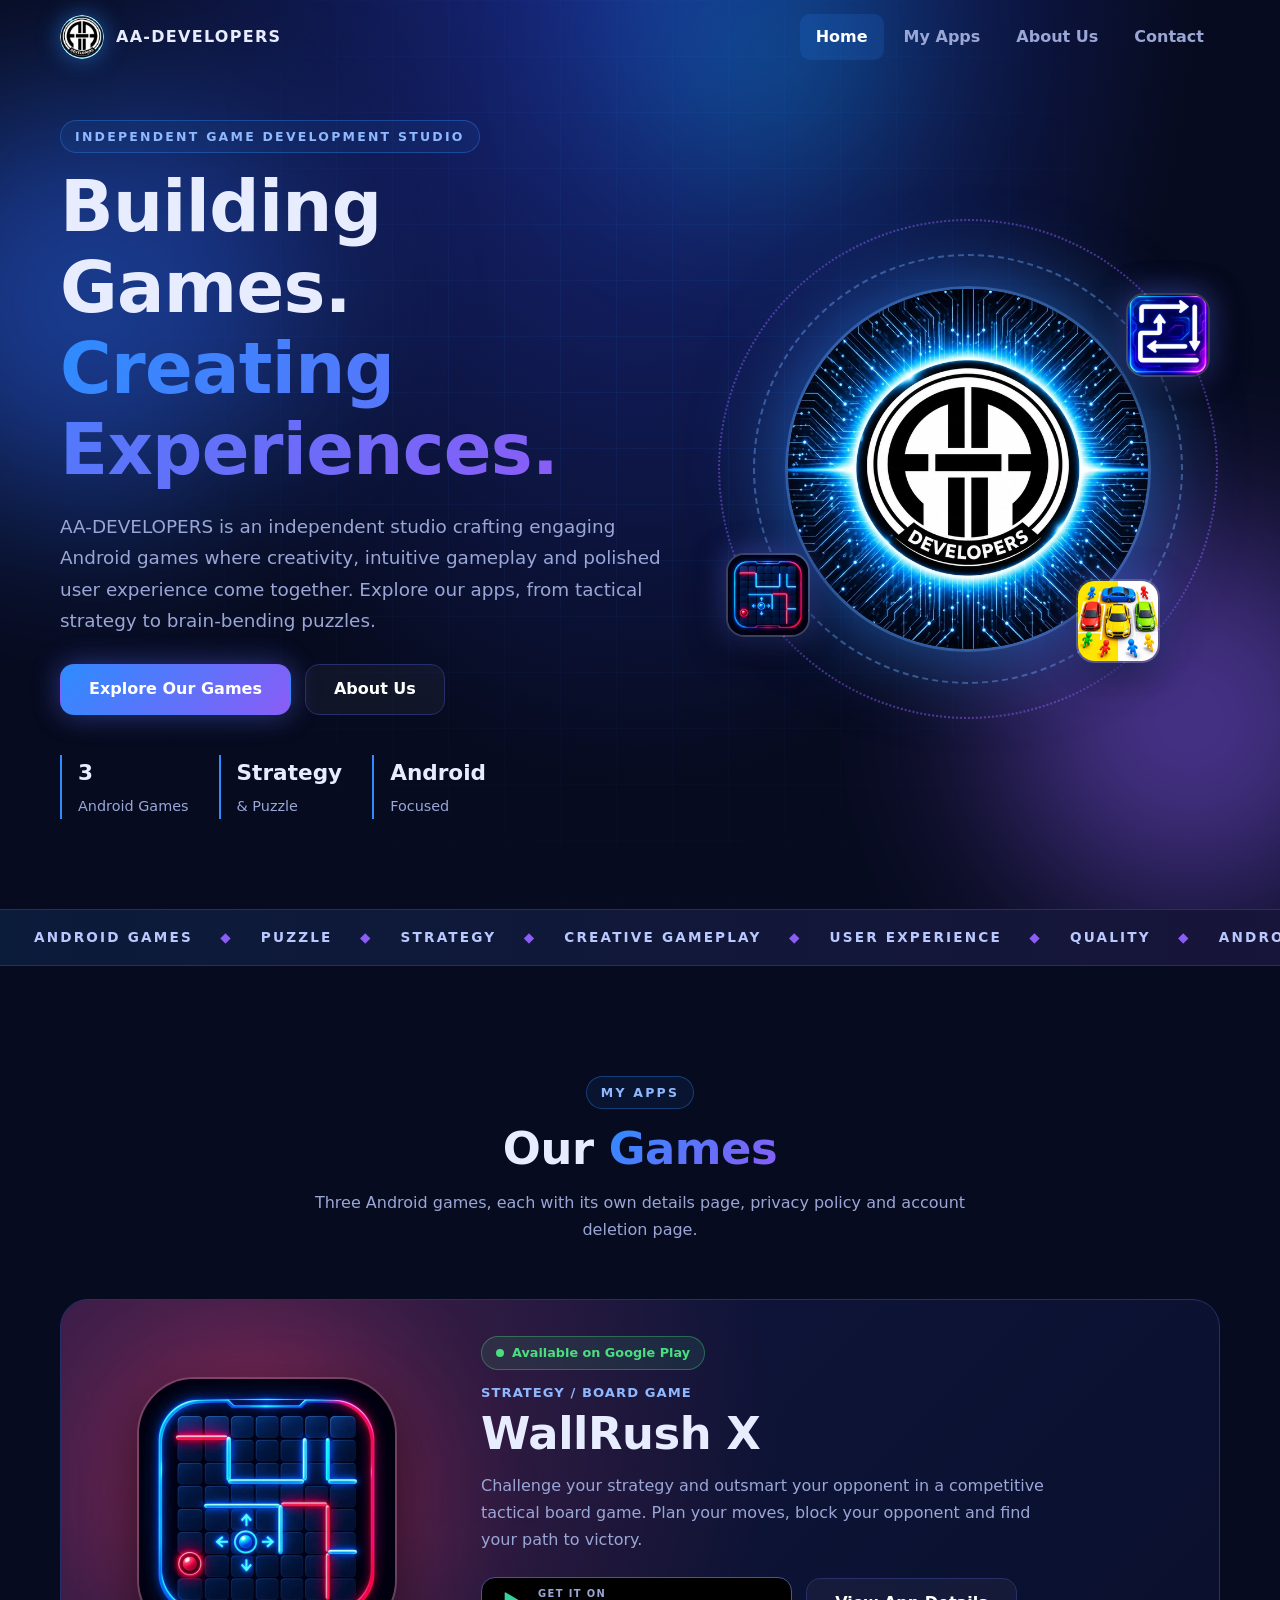
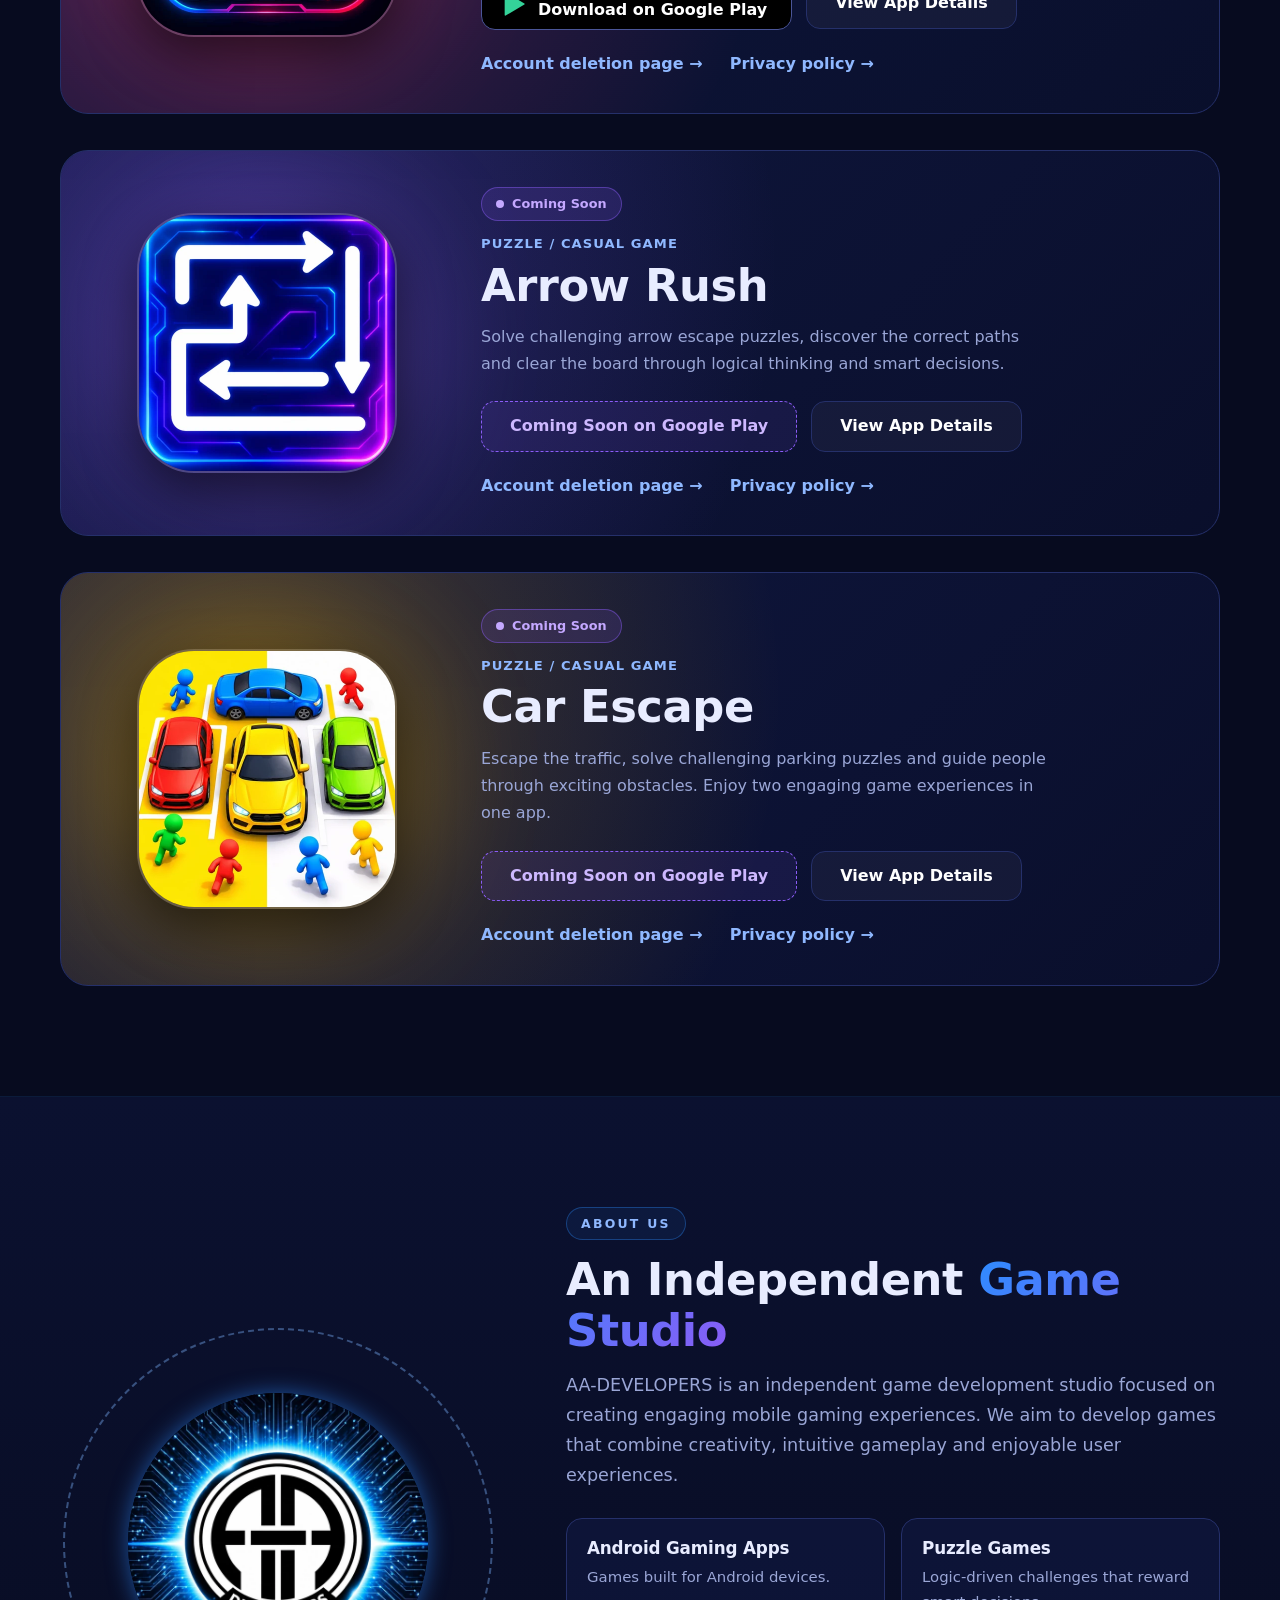
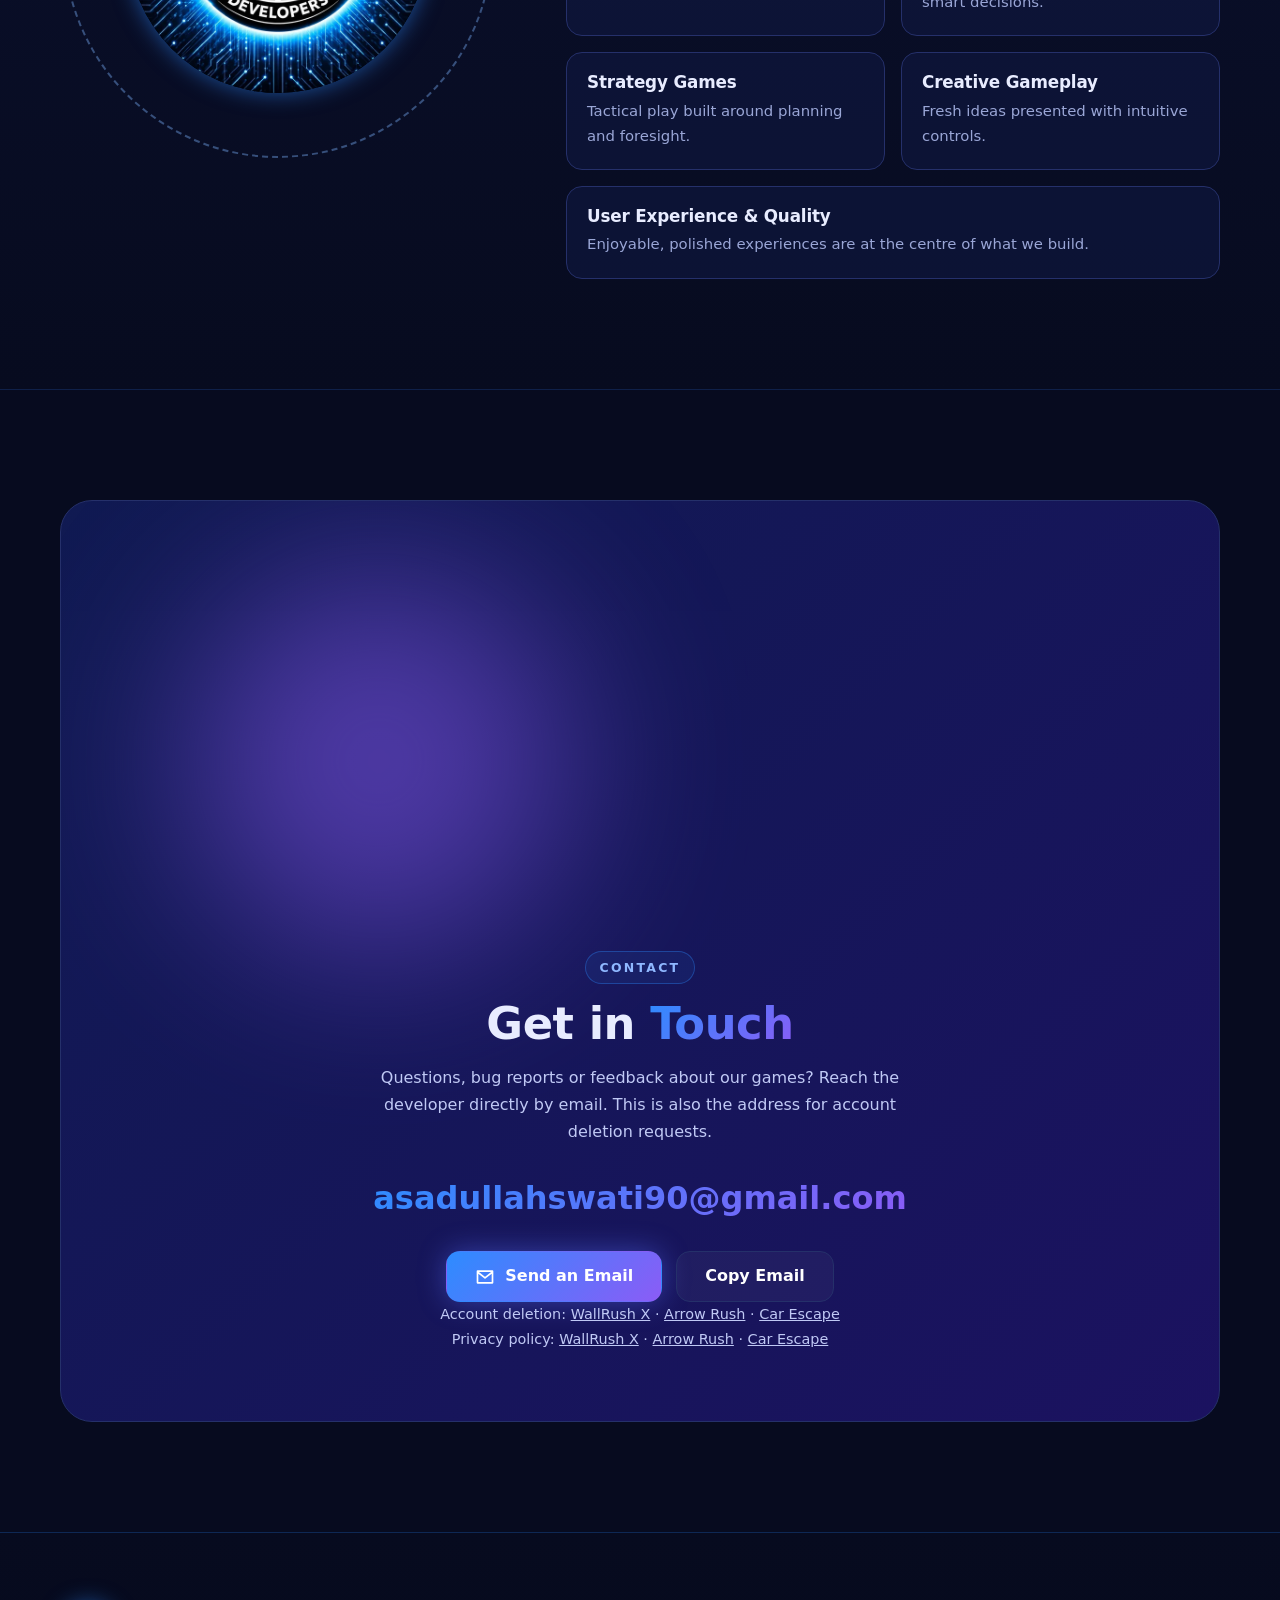
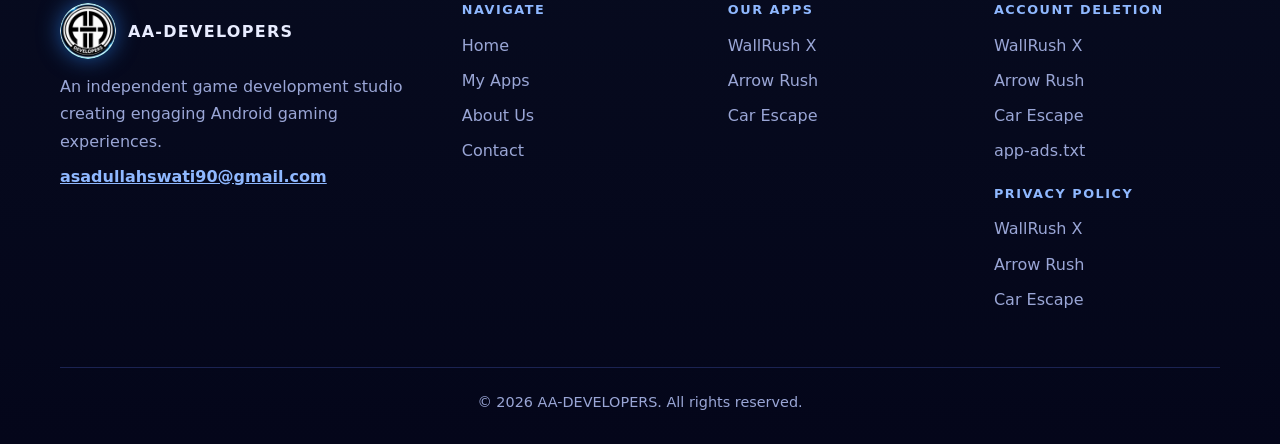
<file: index.html>
<!DOCTYPE html>
<html lang="en"><head><meta charset="utf-8"><meta name="viewport" content="width=device-width,initial-scale=1">
<title>AA-DEVELOPERS | Android Game Development Studio</title><meta name="description" content="AA-DEVELOPERS is an independent game development studio creating engaging Android games, including WallRush X, Arrow Rush and Car Escape."><meta name="theme-color" content="#070b1f">
<link rel="icon" type="image/png" href="assets/img/favicon.png"><link rel="apple-touch-icon" href="assets/img/apple-touch-icon.png">
<meta property="og:type" content="website"><meta property="og:site_name" content="AA-DEVELOPERS"><meta property="og:title" content="AA-DEVELOPERS | Android Game Development Studio"><meta property="og:description" content="AA-DEVELOPERS is an independent game development studio creating engaging Android games, including WallRush X, Arrow Rush and Car Escape."><meta property="og:url" content="https://asadullah-a.github.io/AA-Developers/"><meta property="og:image" content="https://asadullah-a.github.io/AA-Developers/assets/img/og-image.jpg"><meta name="twitter:card" content="summary_large_image">
<link rel="stylesheet" href="assets/style.css"></head><body>
<a class="skip" href="#main">Skip to content</a>
<header class="hdr"><div class="wrap nav"><a class="brand" href="./"><img class="logo-c" style="--s:44px" src="assets/img/aa-emblem.png" alt="" width="44" height="44"><span>AA-DEVELOPERS</span></a>
<button class="burger" aria-label="Toggle menu" aria-expanded="false" aria-controls="menu"><span></span><span></span><span></span></button>
<nav aria-label="Main" id="menu"><ul><li><a href="./#home">Home</a></li><li><a href="./#apps">My Apps</a></li><li><a href="./#about">About Us</a></li><li><a href="./#contact">Contact</a></li></ul></nav></div></header>
<main id="main">
<section class="hero" id="home"><div class="grid-bg"></div><div class="orb o1"></div><div class="orb o2"></div><div class="orb o3"></div>
<div class="wrap hero-in"><div class="hero-copy"><span class="eyebrow">Independent Game Development Studio</span>
<h1>Building Games.<br><span class="g">Creating Experiences.</span></h1>
<p class="lead">AA-DEVELOPERS is an independent studio crafting engaging Android games where creativity, intuitive gameplay and polished user experience come together. Explore our apps, from tactical strategy to brain-bending puzzles.</p>
<div class="actions"><a class="btn p" href="#apps">Explore Our Games</a><a class="btn ghost" href="#about">About Us</a></div>
<ul class="stats"><li><b>3</b><span>Android Games</span></li><li><b>Strategy</b><span>&amp; Puzzle</span></li><li><b>Android</b><span>Focused</span></li></ul></div>
<div class="hero-art"><div class="ring"></div><div class="ring r2"></div>
<img class="logo-c hero-logo" style="--s:min(360px,74vw)" src="assets/img/aa-developers-logo.webp" alt="AA-DEVELOPERS logo" width="360" height="360">
<a class="chip c1" href="apps/wallrush-x/" aria-label="WallRush X details"><img src="assets/img/wallrush-logo.webp" alt="WallRush X logo" width="84" height="84"></a>
<a class="chip c2" href="apps/arrow-rush/" aria-label="Arrow Rush details"><img src="assets/img/arrow-rush-logo.webp" alt="Arrow Rush logo" width="84" height="84"></a>
<a class="chip c3" href="apps/car-escape/" aria-label="Car Escape details"><img src="assets/img/car-escape-logo.webp" alt="Car Escape logo" width="84" height="84"></a></div></div></section>
<div class="marquee" aria-hidden="true"><div class="track"><span>Android Games</span><span>Puzzle</span><span>Strategy</span><span>Creative Gameplay</span><span>User Experience</span><span>Quality</span><span>Android Games</span><span>Puzzle</span><span>Strategy</span><span>Creative Gameplay</span><span>User Experience</span><span>Quality</span></div></div>
<section id="apps" class="sec"><div class="wrap"><div class="sh reveal"><span class="eyebrow">My Apps</span><h2>Our <span class="g">Games</span></h2><p>Three Android games, each with its own details page, privacy policy and account deletion page.</p></div>
<div class="apps"><article class="app reveal" style="--glow:#ff3d71"><div class="app-art"><div class="app-glow"></div><img class="app-logo" src="assets/img/wallrush-logo.webp" alt="WallRush X app logo" width="220" height="220" loading="lazy"></div>
<div class="app-body"><span class="pill live"><i></i>Available on Google Play</span><p class="cat">Strategy / Board Game</p><h3>WallRush X</h3><p>Challenge your strategy and outsmart your opponent in a competitive tactical board game. Plan your moves, block your opponent and find your path to victory.</p>
<div class="actions"><a class="btn gp" href="https://play.google.com/store/apps/details?id=com.asad.wallrush.wallrush&hl=en" target="_blank" rel="noopener noreferrer"><svg class="ico" viewBox="0 0 24 24" aria-hidden="true"><path d="M4 2.6v18.8c0 .5.5.8.9.5l16-9.4c.4-.2.4-.8 0-1L4.9 2.1c-.4-.3-.9 0-.9.5z" fill="currentColor"/></svg><span><small>GET IT ON</small>Download on Google Play</span></a><a class="btn ghost" href="apps/wallrush-x/">View App Details</a></div>
<a class="tlink" href="wallrush/delete-account/">Account deletion page &rarr;</a> <a class="tlink" style="margin-left:22px" href="wallrush-x-privacy-policy.html">Privacy policy &rarr;</a></div></article><article class="app reveal" style="--glow:#8b5cf6"><div class="app-art"><div class="app-glow"></div><img class="app-logo" src="assets/img/arrow-rush-logo.webp" alt="Arrow Rush app logo" width="220" height="220" loading="lazy"></div>
<div class="app-body"><span class="pill soon"><i></i>Coming Soon</span><p class="cat">Puzzle / Casual Game</p><h3>Arrow Rush</h3><p>Solve challenging arrow escape puzzles, discover the correct paths and clear the board through logical thinking and smart decisions.</p>
<div class="actions"><span class="btn soonbtn" aria-disabled="true">Coming Soon on Google Play</span><a class="btn ghost" href="apps/arrow-rush/">View App Details</a></div>
<a class="tlink" href="arrow-rush/delete-account/">Account deletion page &rarr;</a> <a class="tlink" style="margin-left:22px" href="arrow-rush-privacy-policy.html">Privacy policy &rarr;</a></div></article><article class="app reveal" style="--glow:#f5b301"><div class="app-art"><div class="app-glow"></div><img class="app-logo" src="assets/img/car-escape-logo.webp" alt="Car Escape app logo" width="220" height="220" loading="lazy"></div>
<div class="app-body"><span class="pill soon"><i></i>Coming Soon</span><p class="cat">Puzzle / Casual Game</p><h3>Car Escape</h3><p>Escape the traffic, solve challenging parking puzzles and guide people through exciting obstacles. Enjoy two engaging game experiences in one app.</p>
<div class="actions"><span class="btn soonbtn" aria-disabled="true">Coming Soon on Google Play</span><a class="btn ghost" href="apps/car-escape/">View App Details</a></div>
<a class="tlink" href="car-escape/delete-account/">Account deletion page &rarr;</a> <a class="tlink" style="margin-left:22px" href="car-escape-privacy-policy.html">Privacy policy &rarr;</a></div></article></div></div></section>
<section id="about" class="sec alt"><div class="wrap about"><div class="about-art reveal"><div class="ring"></div><img class="logo-c" style="--s:min(300px,70vw)" src="assets/img/aa-developers-logo.webp" alt="AA-DEVELOPERS emblem" width="300" height="300" loading="lazy"></div>
<div class="about-copy reveal"><span class="eyebrow">About Us</span><h2>An Independent <span class="g">Game Studio</span></h2>
<p>AA-DEVELOPERS is an independent game development studio focused on creating engaging mobile gaming experiences. We aim to develop games that combine creativity, intuitive gameplay and enjoyable user experiences.</p>
<div class="focus"><div><h4>Android Gaming Apps</h4><p>Games built for Android devices.</p></div><div><h4>Puzzle Games</h4><p>Logic-driven challenges that reward smart decisions.</p></div><div><h4>Strategy Games</h4><p>Tactical play built around planning and foresight.</p></div><div><h4>Creative Gameplay</h4><p>Fresh ideas presented with intuitive controls.</p></div><div class="wide"><h4>User Experience &amp; Quality</h4><p>Enjoyable, polished experiences are at the centre of what we build.</p></div></div></div></div></section>
<section id="contact" class="sec"><div class="wrap"><div class="contact reveal"><div class="orb o2"></div><span class="eyebrow">Contact</span><h2>Get in <span class="g">Touch</span></h2>
<p>Questions, bug reports or feedback about our games? Reach the developer directly by email. This is also the address for account deletion requests.</p>
<a class="bigmail" href="mailto:asadullahswati90@gmail.com">asadullahswati90@gmail.com</a>
<div class="actions c"><a class="btn p" href="mailto:asadullahswati90@gmail.com"><svg class="ico" viewBox="0 0 24 24" aria-hidden="true"><path d="M3 5h18v14H3zM3 6l9 7 9-7" fill="none" stroke="currentColor" stroke-width="2" stroke-linejoin="round"/></svg>Send an Email</a><button class="btn ghost" type="button" data-copy="asadullahswati90@gmail.com">Copy Email</button></div>
<p class="small">Account deletion: <a href="wallrush/delete-account/">WallRush X</a> &middot; <a href="arrow-rush/delete-account/">Arrow Rush</a> &middot; <a href="car-escape/delete-account/">Car Escape</a></p>
<p class="small">Privacy policy: <a href="wallrush-x-privacy-policy.html">WallRush X</a> &middot; <a href="arrow-rush-privacy-policy.html">Arrow Rush</a> &middot; <a href="car-escape-privacy-policy.html">Car Escape</a></p></div></div></section></main>
<footer class="ftr"><div class="wrap"><div class="fg"><div class="fb"><a class="brand" href="./"><img class="logo-c" style="--s:56px" src="assets/img/aa-emblem.png" alt="" width="56" height="56"><span>AA-DEVELOPERS</span></a>
<p>An independent game development studio creating engaging Android gaming experiences.</p><a class="mail" href="mailto:asadullahswati90@gmail.com">asadullahswati90@gmail.com</a></div>
<div><h4>Navigate</h4><ul><li><a href="./#home">Home</a></li><li><a href="./#apps">My Apps</a></li><li><a href="./#about">About Us</a></li><li><a href="./#contact">Contact</a></li></ul></div>
<div><h4>Our Apps</h4><ul><li><a href="apps/wallrush-x/">WallRush X</a></li><li><a href="apps/arrow-rush/">Arrow Rush</a></li><li><a href="apps/car-escape/">Car Escape</a></li></ul></div>
<div><h4>Account Deletion</h4><ul><li><a href="wallrush/delete-account/">WallRush X</a></li><li><a href="arrow-rush/delete-account/">Arrow Rush</a></li><li><a href="car-escape/delete-account/">Car Escape</a></li><li><a href="app-ads.txt">app-ads.txt</a></li></ul><h4 style="margin-top:22px">Privacy Policy</h4><ul><li><a href="wallrush-x-privacy-policy.html">WallRush X</a></li><li><a href="arrow-rush-privacy-policy.html">Arrow Rush</a></li><li><a href="car-escape-privacy-policy.html">Car Escape</a></li></ul></div></div>
<p class="copy">&copy; <span data-year>2026</span> AA-DEVELOPERS. All rights reserved.</p></div></footer>
<script src="assets/main.js"></script></body></html>
</file>
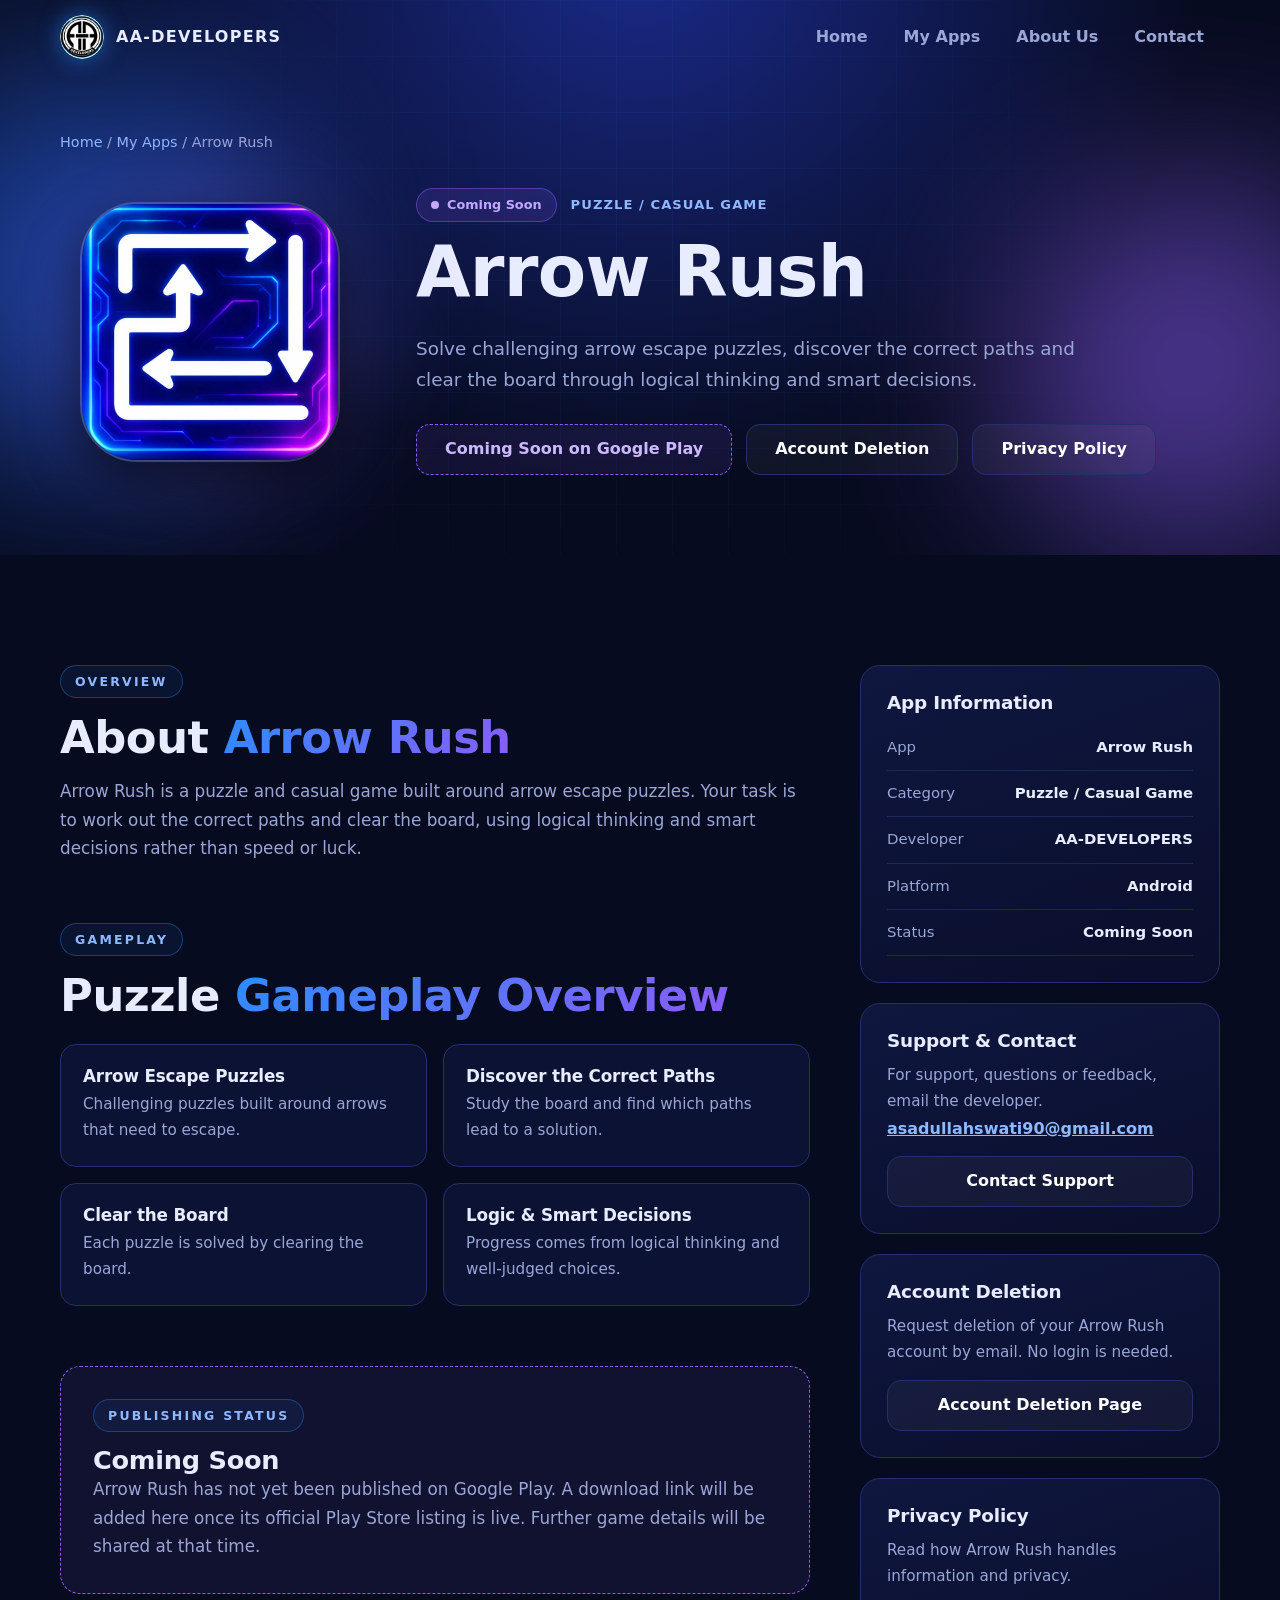
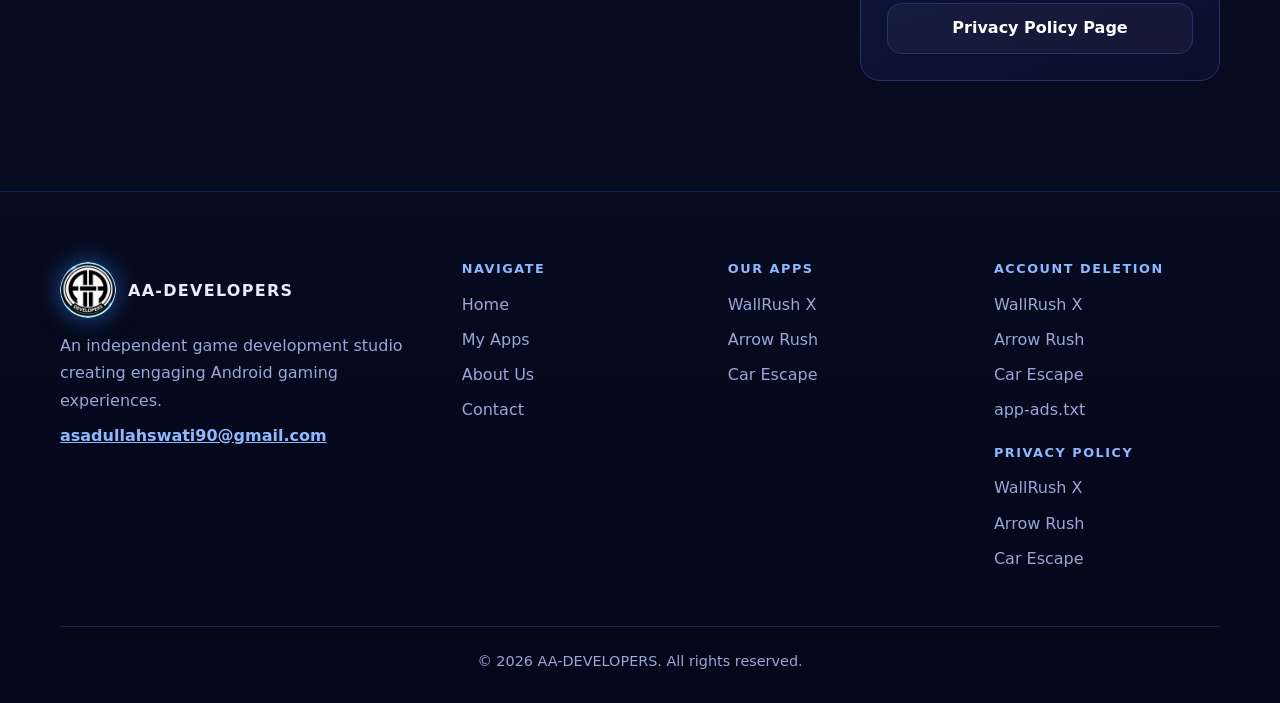
<file: apps/arrow-rush/index.html>
<!DOCTYPE html>
<html lang="en"><head><meta charset="utf-8"><meta name="viewport" content="width=device-width,initial-scale=1">
<title>Arrow Rush | Puzzle / Casual Game | AA-DEVELOPERS</title><meta name="description" content="Solve challenging arrow escape puzzles, discover the correct paths and clear the board through logical thinking and smart decisions."><meta name="theme-color" content="#070b1f">
<link rel="icon" type="image/png" href="../../assets/img/favicon.png"><link rel="apple-touch-icon" href="../../assets/img/apple-touch-icon.png">
<meta property="og:type" content="website"><meta property="og:site_name" content="AA-DEVELOPERS"><meta property="og:title" content="Arrow Rush | Puzzle / Casual Game | AA-DEVELOPERS"><meta property="og:description" content="Solve challenging arrow escape puzzles, discover the correct paths and clear the board through logical thinking and smart decisions."><meta property="og:url" content="https://asadullah-a.github.io/AA-Developers/apps/arrow-rush/"><meta property="og:image" content="https://asadullah-a.github.io/AA-Developers/assets/img/og-image.jpg"><meta name="twitter:card" content="summary_large_image">
<link rel="stylesheet" href="../../assets/style.css"></head><body>
<a class="skip" href="#main">Skip to content</a>
<header class="hdr"><div class="wrap nav"><a class="brand" href="../../"><img class="logo-c" style="--s:44px" src="../../assets/img/aa-emblem.png" alt="" width="44" height="44"><span>AA-DEVELOPERS</span></a>
<button class="burger" aria-label="Toggle menu" aria-expanded="false" aria-controls="menu"><span></span><span></span><span></span></button>
<nav aria-label="Main" id="menu"><ul><li><a href="../../#home">Home</a></li><li><a href="../../#apps">My Apps</a></li><li><a href="../../#about">About Us</a></li><li><a href="../../#contact">Contact</a></li></ul></nav></div></header>
<main id="main"><section class="dhero" style="--glow:#8b5cf6"><div class="grid-bg"></div><div class="orb o1"></div><div class="orb o2"></div><div class="wrap dhero-in">
<nav class="crumbs" aria-label="Breadcrumb"><a href="../../">Home</a> / <a href="../../#apps">My Apps</a> / <span>Arrow Rush</span></nav>
<div class="dgrid"><div class="app-art"><div class="app-glow"></div><img class="app-logo" src="../../assets/img/arrow-rush-logo.webp" alt="Arrow Rush app logo" width="260" height="260"></div>
<div><div class="tags"><span class="pill soon"><i></i>Coming Soon</span><span class="cat">Puzzle / Casual Game</span></div><h1>Arrow Rush</h1><p class="lead">Solve challenging arrow escape puzzles, discover the correct paths and clear the board through logical thinking and smart decisions.</p><div class="actions"><span class="btn soonbtn" aria-disabled="true">Coming Soon on Google Play</span><a class="btn ghost" href="../../arrow-rush/delete-account/">Account Deletion</a><a class="btn ghost" href="../../arrow-rush-privacy-policy.html">Privacy Policy</a></div></div></div></div></section>
<section class="sec"><div class="wrap two"><div class="main-col">
<div class="reveal"><span class="eyebrow">Overview</span><h2>About <span class="g">Arrow Rush</span></h2>
<p>Arrow Rush is a puzzle and casual game built around arrow escape puzzles. Your task is to work out the correct paths and clear the board, using logical thinking and smart decisions rather than speed or luck.</p></div>
<div class="reveal"><span class="eyebrow">Gameplay</span><h2>Puzzle <span class="g">Gameplay Overview</span></h2><div class="fgrid">
<div><h4>Arrow Escape Puzzles</h4><p>Challenging puzzles built around arrows that need to escape.</p></div>
<div><h4>Discover the Correct Paths</h4><p>Study the board and find which paths lead to a solution.</p></div>
<div><h4>Clear the Board</h4><p>Each puzzle is solved by clearing the board.</p></div>
<div><h4>Logic &amp; Smart Decisions</h4><p>Progress comes from logical thinking and well-judged choices.</p></div></div></div>
<div class="reveal notice"><span class="eyebrow">Publishing Status</span><h3>Coming Soon</h3><p>Arrow Rush has not yet been published on Google Play. A download link will be added here once its official Play Store listing is live. Further game details will be shared at that time.</p></div></div><aside class="side reveal"><div class="card"><h3>App Information</h3><dl>
<div><dt>App</dt><dd>Arrow Rush</dd></div><div><dt>Category</dt><dd>Puzzle / Casual Game</dd></div><div><dt>Developer</dt><dd>AA-DEVELOPERS</dd></div><div><dt>Platform</dt><dd>Android</dd></div><div><dt>Status</dt><dd>Coming Soon</dd></div></dl>
</div>
<div class="card"><h3>Support &amp; Contact</h3><p>For support, questions or feedback, email the developer.</p><a class="mail" href="mailto:asadullahswati90@gmail.com">asadullahswati90@gmail.com</a>
<a class="btn ghost full" href="mailto:asadullahswati90@gmail.com?subject=Arrow%20Rush%20Support">Contact Support</a></div>
<div class="card"><h3>Account Deletion</h3><p>Request deletion of your Arrow Rush account by email. No login is needed.</p><a class="btn ghost full" href="../../arrow-rush/delete-account/">Account Deletion Page</a></div>
<div class="card"><h3>Privacy Policy</h3><p>Read how Arrow Rush handles information and privacy.</p><a class="btn ghost full" href="../../arrow-rush-privacy-policy.html">Privacy Policy Page</a></div></aside></div></section></main>
<footer class="ftr"><div class="wrap"><div class="fg"><div class="fb"><a class="brand" href="../../"><img class="logo-c" style="--s:56px" src="../../assets/img/aa-emblem.png" alt="" width="56" height="56"><span>AA-DEVELOPERS</span></a>
<p>An independent game development studio creating engaging Android gaming experiences.</p><a class="mail" href="mailto:asadullahswati90@gmail.com">asadullahswati90@gmail.com</a></div>
<div><h4>Navigate</h4><ul><li><a href="../../#home">Home</a></li><li><a href="../../#apps">My Apps</a></li><li><a href="../../#about">About Us</a></li><li><a href="../../#contact">Contact</a></li></ul></div>
<div><h4>Our Apps</h4><ul><li><a href="../../apps/wallrush-x/">WallRush X</a></li><li><a href="../../apps/arrow-rush/">Arrow Rush</a></li><li><a href="../../apps/car-escape/">Car Escape</a></li></ul></div>
<div><h4>Account Deletion</h4><ul><li><a href="../../wallrush/delete-account/">WallRush X</a></li><li><a href="../../arrow-rush/delete-account/">Arrow Rush</a></li><li><a href="../../car-escape/delete-account/">Car Escape</a></li><li><a href="../../app-ads.txt">app-ads.txt</a></li></ul><h4 style="margin-top:22px">Privacy Policy</h4><ul><li><a href="../../wallrush-x-privacy-policy.html">WallRush X</a></li><li><a href="../../arrow-rush-privacy-policy.html">Arrow Rush</a></li><li><a href="../../car-escape-privacy-policy.html">Car Escape</a></li></ul></div></div>
<p class="copy">&copy; <span data-year>2026</span> AA-DEVELOPERS. All rights reserved.</p></div></footer>
<script src="../../assets/main.js"></script></body></html>
</file>
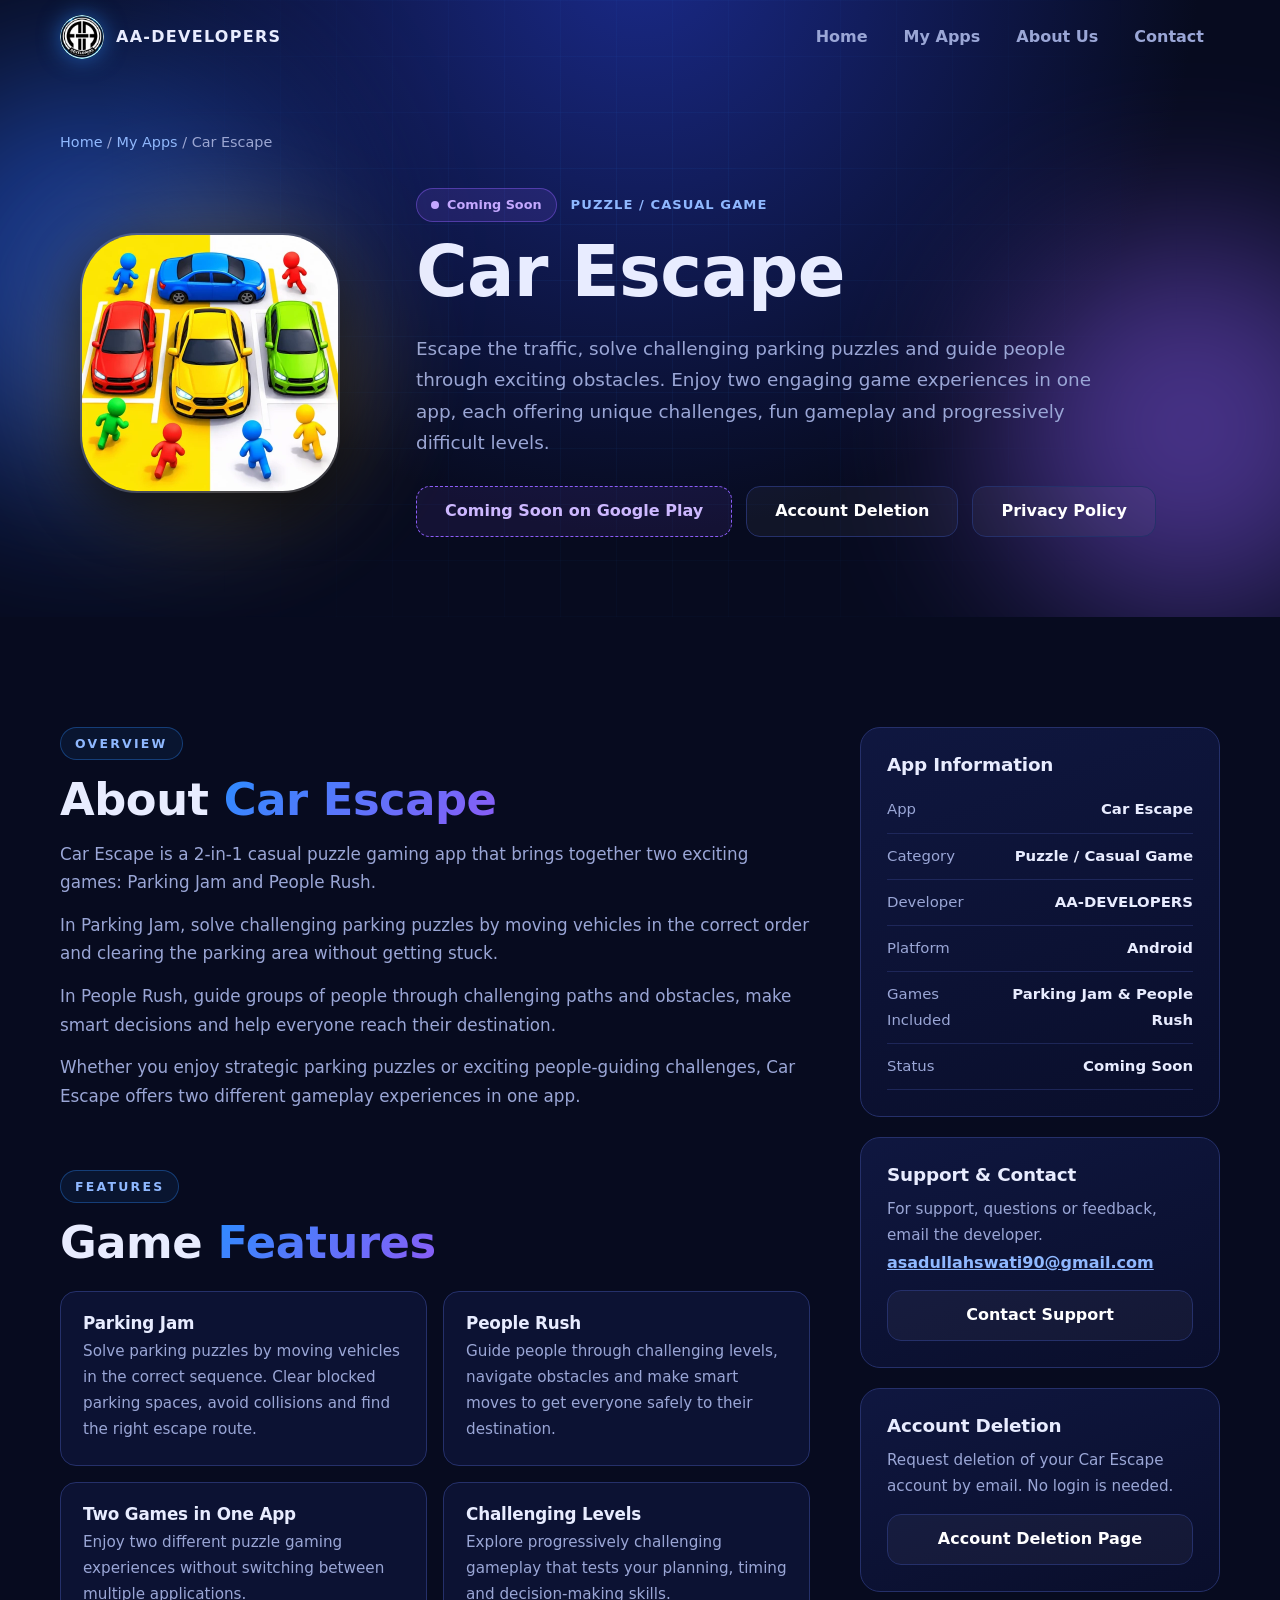
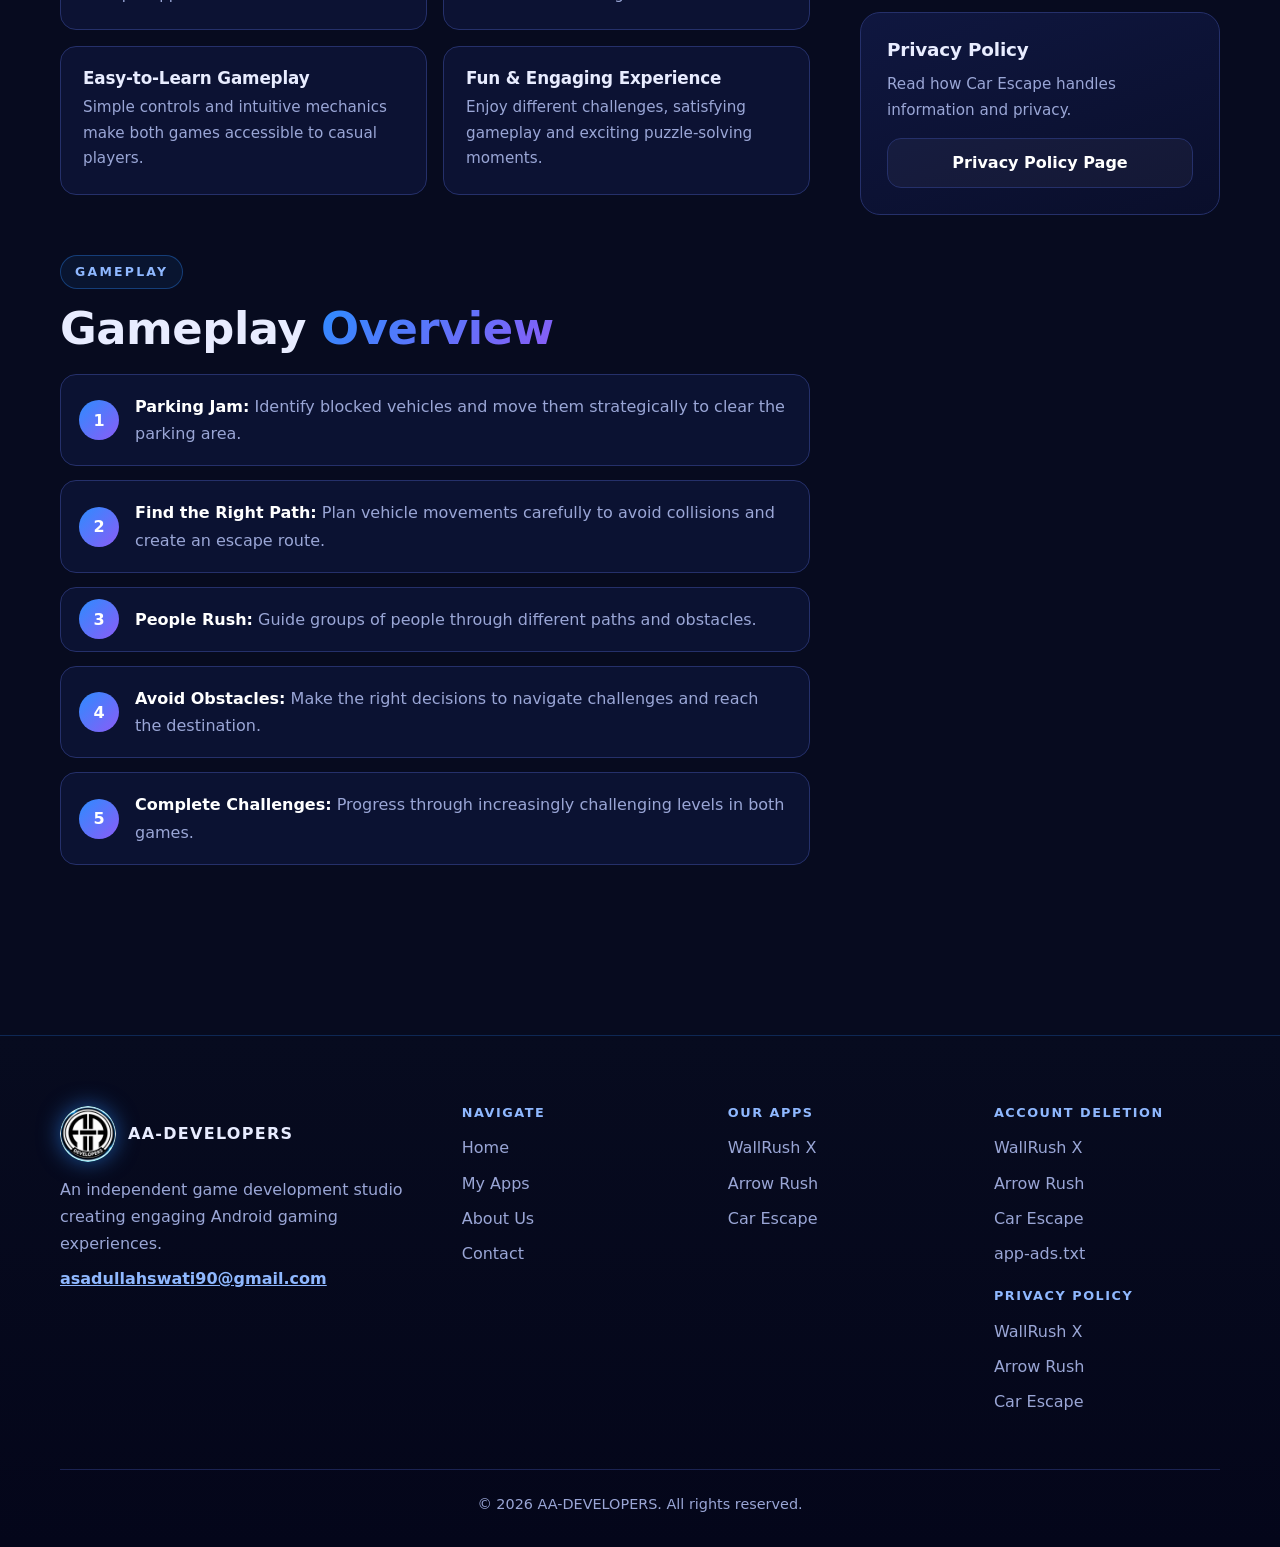
<file: apps/car-escape/index.html>
<!DOCTYPE html>
<html lang="en"><head><meta charset="utf-8"><meta name="viewport" content="width=device-width,initial-scale=1">
<title>Car Escape | Puzzle / Casual Game | AA-DEVELOPERS</title><meta name="description" content="Escape the traffic, solve challenging parking puzzles and guide people through exciting obstacles. Enjoy two engaging game experiences in one app."><meta name="theme-color" content="#070b1f">
<link rel="icon" type="image/png" href="../../assets/img/favicon.png"><link rel="apple-touch-icon" href="../../assets/img/apple-touch-icon.png">
<meta property="og:type" content="website"><meta property="og:site_name" content="AA-DEVELOPERS"><meta property="og:title" content="Car Escape | Puzzle / Casual Game | AA-DEVELOPERS"><meta property="og:description" content="Escape the traffic, solve challenging parking puzzles and guide people through exciting obstacles. Enjoy two engaging game experiences in one app."><meta property="og:url" content="https://asadullah-a.github.io/AA-Developers/apps/car-escape/"><meta property="og:image" content="https://asadullah-a.github.io/AA-Developers/assets/img/og-image.jpg"><meta name="twitter:card" content="summary_large_image">
<link rel="stylesheet" href="../../assets/style.css"></head><body>
<a class="skip" href="#main">Skip to content</a>
<header class="hdr"><div class="wrap nav"><a class="brand" href="../../"><img class="logo-c" style="--s:44px" src="../../assets/img/aa-emblem.png" alt="" width="44" height="44"><span>AA-DEVELOPERS</span></a>
<button class="burger" aria-label="Toggle menu" aria-expanded="false" aria-controls="menu"><span></span><span></span><span></span></button>
<nav aria-label="Main" id="menu"><ul><li><a href="../../#home">Home</a></li><li><a href="../../#apps">My Apps</a></li><li><a href="../../#about">About Us</a></li><li><a href="../../#contact">Contact</a></li></ul></nav></div></header>
<main id="main"><section class="dhero" style="--glow:#f5b301"><div class="grid-bg"></div><div class="orb o1"></div><div class="orb o2"></div><div class="wrap dhero-in">
<nav class="crumbs" aria-label="Breadcrumb"><a href="../../">Home</a> / <a href="../../#apps">My Apps</a> / <span>Car Escape</span></nav>
<div class="dgrid"><div class="app-art"><div class="app-glow"></div><img class="app-logo" src="../../assets/img/car-escape-logo.webp" alt="Car Escape app logo" width="260" height="260"></div>
<div><div class="tags"><span class="pill soon"><i></i>Coming Soon</span><span class="cat">Puzzle / Casual Game</span></div><h1>Car Escape</h1><p class="lead">Escape the traffic, solve challenging parking puzzles and guide people through exciting obstacles. Enjoy two engaging game experiences in one app, each offering unique challenges, fun gameplay and progressively difficult levels.</p><div class="actions"><span class="btn soonbtn" aria-disabled="true">Coming Soon on Google Play</span><a class="btn ghost" href="../../car-escape/delete-account/">Account Deletion</a><a class="btn ghost" href="../../car-escape-privacy-policy.html">Privacy Policy</a></div></div></div></div></section>
<section class="sec"><div class="wrap two"><div class="main-col">
<div class="reveal"><span class="eyebrow">Overview</span><h2>About <span class="g">Car Escape</span></h2>
<p>Car Escape is a 2-in-1 casual puzzle gaming app that brings together two exciting games: Parking Jam and People Rush.</p>
<p style="margin-top:14px">In Parking Jam, solve challenging parking puzzles by moving vehicles in the correct order and clearing the parking area without getting stuck.</p>
<p style="margin-top:14px">In People Rush, guide groups of people through challenging paths and obstacles, make smart decisions and help everyone reach their destination.</p>
<p style="margin-top:14px">Whether you enjoy strategic parking puzzles or exciting people-guiding challenges, Car Escape offers two different gameplay experiences in one app.</p></div>
<div class="reveal"><span class="eyebrow">Features</span><h2>Game <span class="g">Features</span></h2><div class="fgrid">
<div><h4>Parking Jam</h4><p>Solve parking puzzles by moving vehicles in the correct sequence. Clear blocked parking spaces, avoid collisions and find the right escape route.</p></div>
<div><h4>People Rush</h4><p>Guide people through challenging levels, navigate obstacles and make smart moves to get everyone safely to their destination.</p></div>
<div><h4>Two Games in One App</h4><p>Enjoy two different puzzle gaming experiences without switching between multiple applications.</p></div>
<div><h4>Challenging Levels</h4><p>Explore progressively challenging gameplay that tests your planning, timing and decision-making skills.</p></div>
<div><h4>Easy-to-Learn Gameplay</h4><p>Simple controls and intuitive mechanics make both games accessible to casual players.</p></div>
<div><h4>Fun &amp; Engaging Experience</h4><p>Enjoy different challenges, satisfying gameplay and exciting puzzle-solving moments.</p></div></div></div>
<div class="reveal"><span class="eyebrow">Gameplay</span><h2>Gameplay <span class="g">Overview</span></h2><ol class="steps">
<li><b>Parking Jam:</b> Identify blocked vehicles and move them strategically to clear the parking area.</li>
<li><b>Find the Right Path:</b> Plan vehicle movements carefully to avoid collisions and create an escape route.</li>
<li><b>People Rush:</b> Guide groups of people through different paths and obstacles.</li>
<li><b>Avoid Obstacles:</b> Make the right decisions to navigate challenges and reach the destination.</li>
<li><b>Complete Challenges:</b> Progress through increasingly challenging levels in both games.</li></ol></div></div><aside class="side reveal"><div class="card"><h3>App Information</h3><dl>
<div><dt>App</dt><dd>Car Escape</dd></div><div><dt>Category</dt><dd>Puzzle / Casual Game</dd></div><div><dt>Developer</dt><dd>AA-DEVELOPERS</dd></div><div><dt>Platform</dt><dd>Android</dd></div><div><dt>Games Included</dt><dd>Parking Jam &amp; People Rush</dd></div><div><dt>Status</dt><dd>Coming Soon</dd></div></dl>
</div>
<div class="card"><h3>Support &amp; Contact</h3><p>For support, questions or feedback, email the developer.</p><a class="mail" href="mailto:asadullahswati90@gmail.com">asadullahswati90@gmail.com</a>
<a class="btn ghost full" href="mailto:asadullahswati90@gmail.com?subject=Car%20Escape%20Support">Contact Support</a></div>
<div class="card"><h3>Account Deletion</h3><p>Request deletion of your Car Escape account by email. No login is needed.</p><a class="btn ghost full" href="../../car-escape/delete-account/">Account Deletion Page</a></div>
<div class="card"><h3>Privacy Policy</h3><p>Read how Car Escape handles information and privacy.</p><a class="btn ghost full" href="../../car-escape-privacy-policy.html">Privacy Policy Page</a></div></aside></div></section></main>
<footer class="ftr"><div class="wrap"><div class="fg"><div class="fb"><a class="brand" href="../../"><img class="logo-c" style="--s:56px" src="../../assets/img/aa-emblem.png" alt="" width="56" height="56"><span>AA-DEVELOPERS</span></a>
<p>An independent game development studio creating engaging Android gaming experiences.</p><a class="mail" href="mailto:asadullahswati90@gmail.com">asadullahswati90@gmail.com</a></div>
<div><h4>Navigate</h4><ul><li><a href="../../#home">Home</a></li><li><a href="../../#apps">My Apps</a></li><li><a href="../../#about">About Us</a></li><li><a href="../../#contact">Contact</a></li></ul></div>
<div><h4>Our Apps</h4><ul><li><a href="../../apps/wallrush-x/">WallRush X</a></li><li><a href="../../apps/arrow-rush/">Arrow Rush</a></li><li><a href="../../apps/car-escape/">Car Escape</a></li></ul></div>
<div><h4>Account Deletion</h4><ul><li><a href="../../wallrush/delete-account/">WallRush X</a></li><li><a href="../../arrow-rush/delete-account/">Arrow Rush</a></li><li><a href="../../car-escape/delete-account/">Car Escape</a></li><li><a href="../../app-ads.txt">app-ads.txt</a></li></ul><h4 style="margin-top:22px">Privacy Policy</h4><ul><li><a href="../../wallrush-x-privacy-policy.html">WallRush X</a></li><li><a href="../../arrow-rush-privacy-policy.html">Arrow Rush</a></li><li><a href="../../car-escape-privacy-policy.html">Car Escape</a></li></ul></div></div>
<p class="copy">&copy; <span data-year>2026</span> AA-DEVELOPERS. All rights reserved.</p></div></footer>
<script src="../../assets/main.js"></script></body></html>
</file>
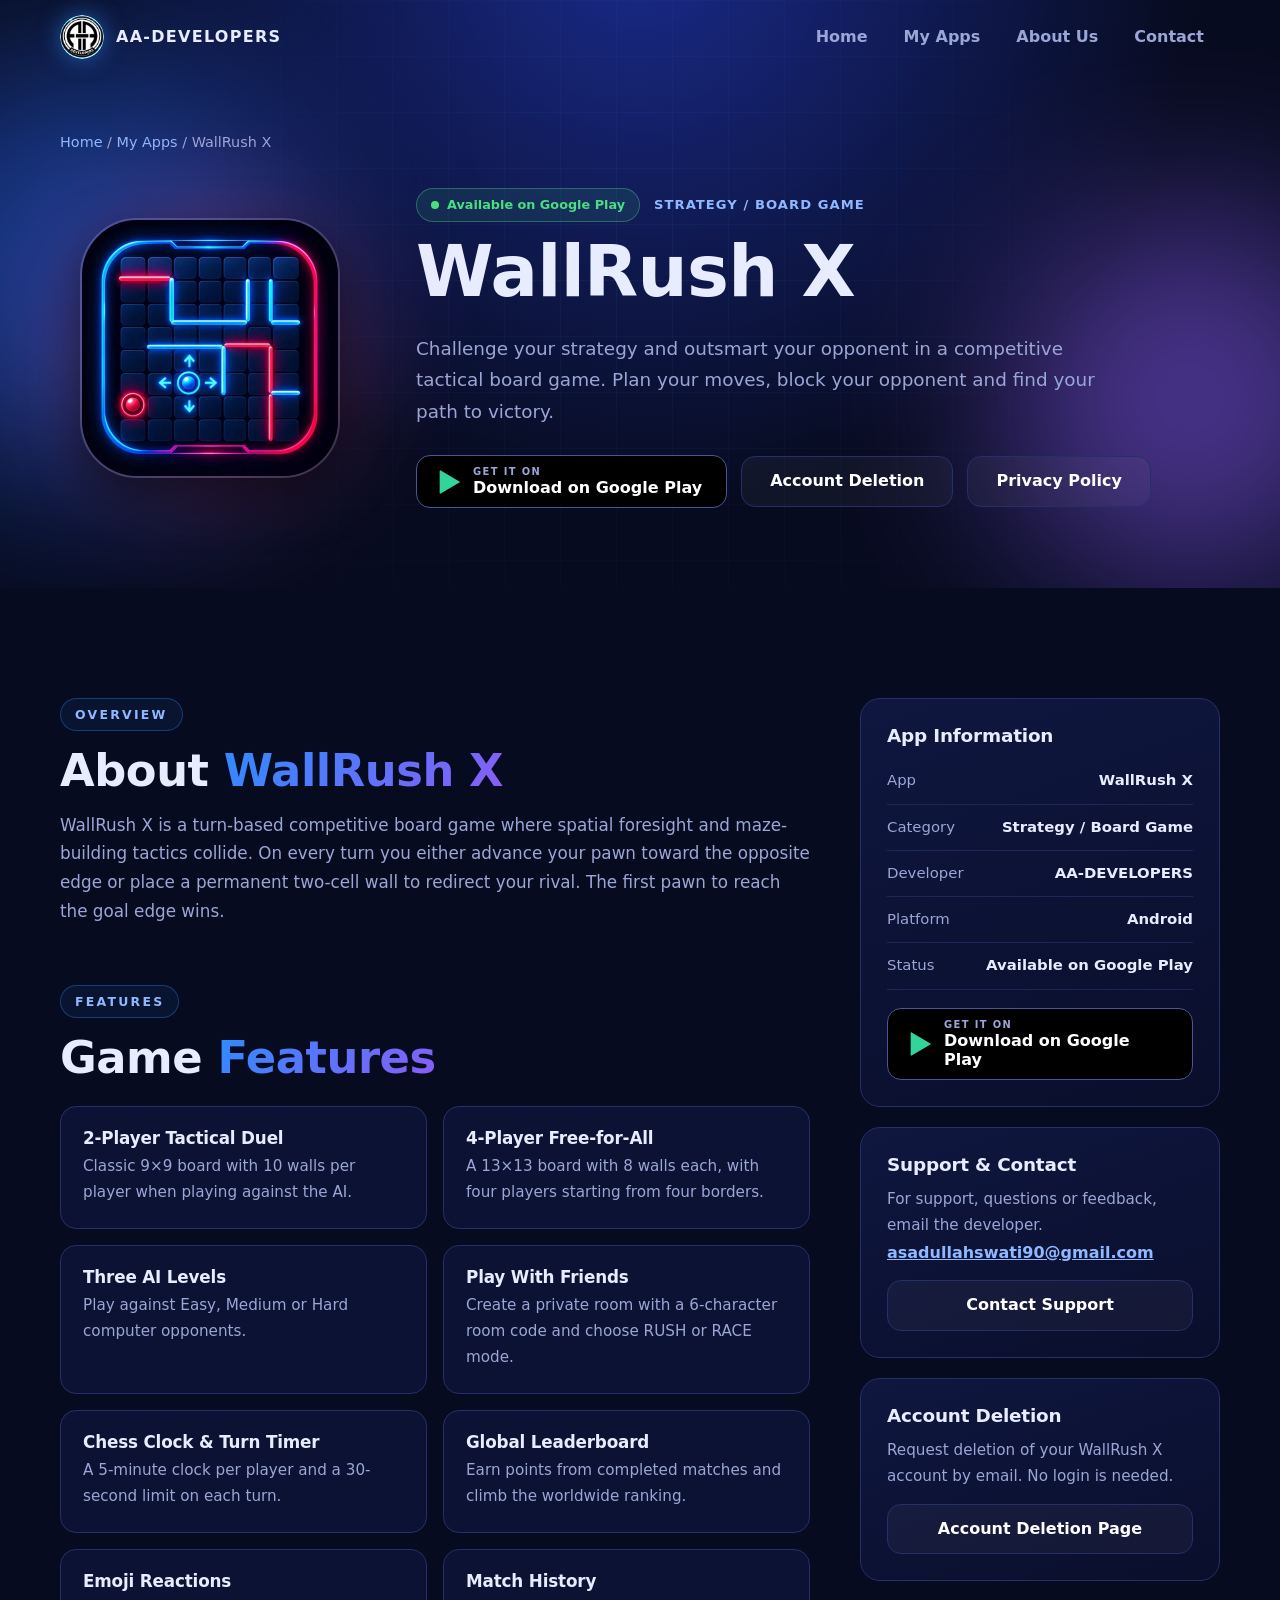
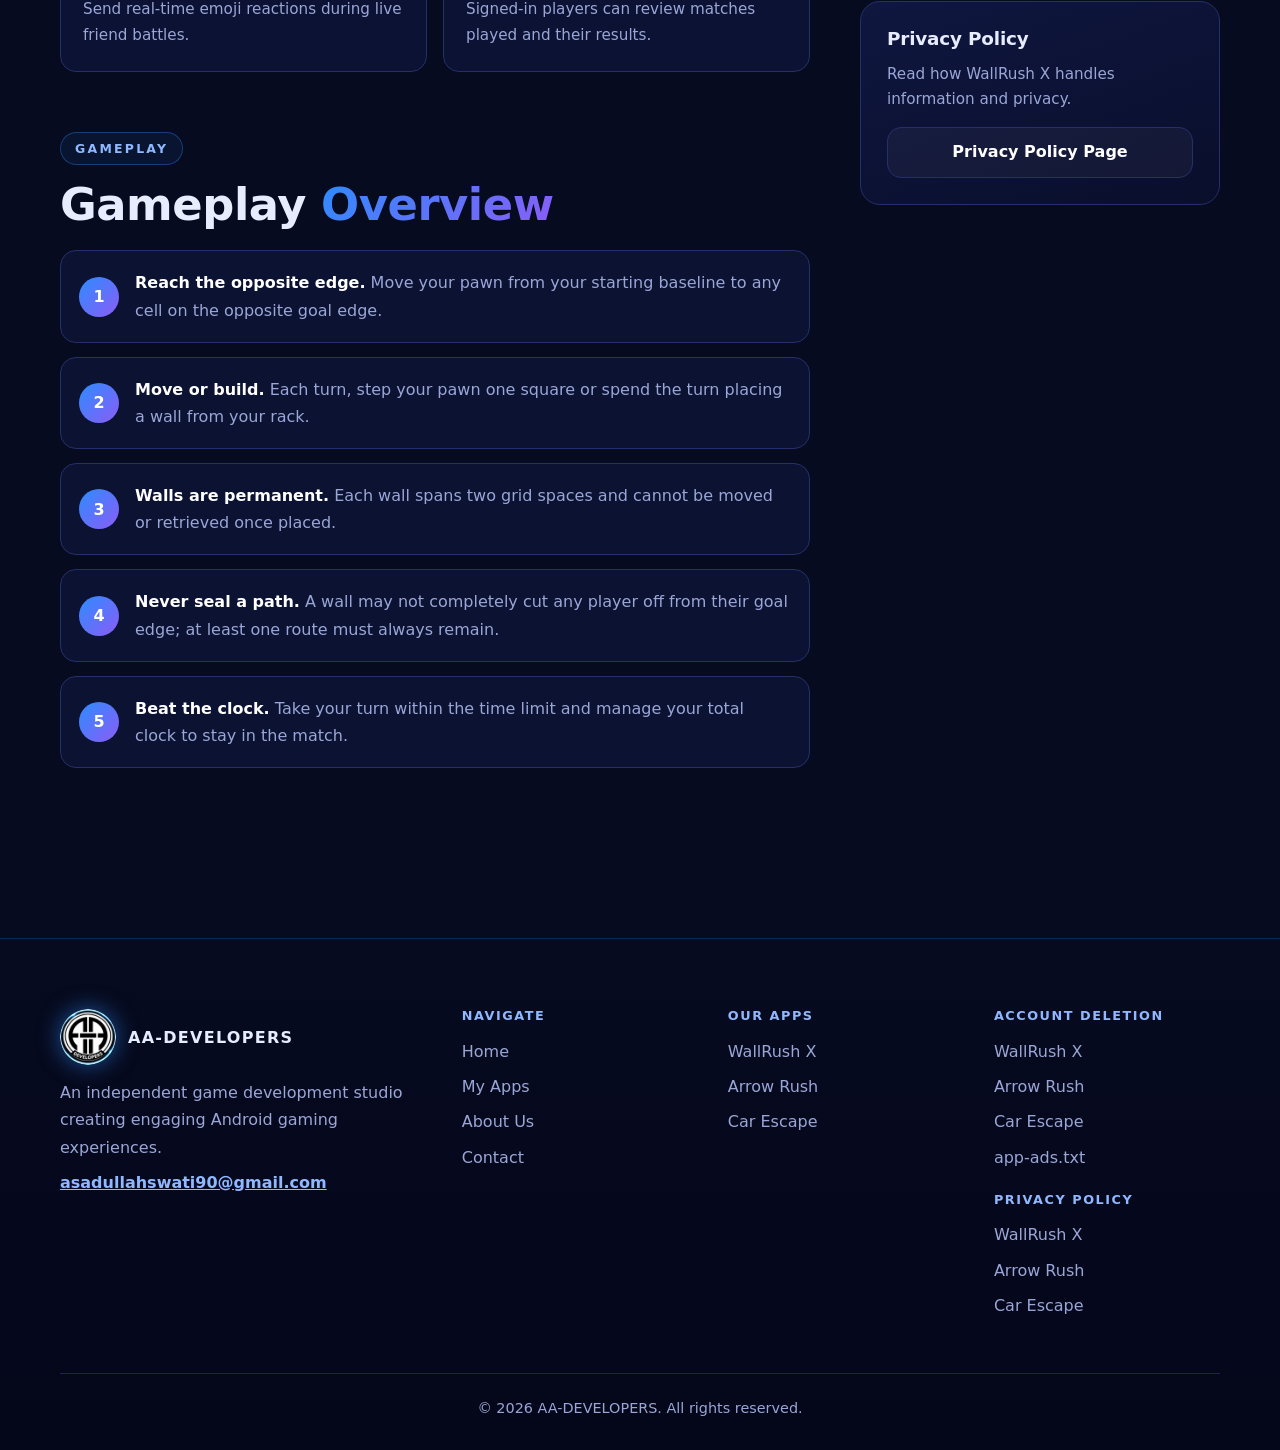
<file: apps/wallrush-x/index.html>
<!DOCTYPE html>
<html lang="en"><head><meta charset="utf-8"><meta name="viewport" content="width=device-width,initial-scale=1">
<title>WallRush X | Strategy / Board Game | AA-DEVELOPERS</title><meta name="description" content="Challenge your strategy and outsmart your opponent in a competitive tactical board game. Plan your moves, block your opponent and find your path to victory."><meta name="theme-color" content="#070b1f">
<link rel="icon" type="image/png" href="../../assets/img/favicon.png"><link rel="apple-touch-icon" href="../../assets/img/apple-touch-icon.png">
<meta property="og:type" content="website"><meta property="og:site_name" content="AA-DEVELOPERS"><meta property="og:title" content="WallRush X | Strategy / Board Game | AA-DEVELOPERS"><meta property="og:description" content="Challenge your strategy and outsmart your opponent in a competitive tactical board game. Plan your moves, block your opponent and find your path to victory."><meta property="og:url" content="https://asadullah-a.github.io/AA-Developers/apps/wallrush-x/"><meta property="og:image" content="https://asadullah-a.github.io/AA-Developers/assets/img/og-image.jpg"><meta name="twitter:card" content="summary_large_image">
<link rel="stylesheet" href="../../assets/style.css"></head><body>
<a class="skip" href="#main">Skip to content</a>
<header class="hdr"><div class="wrap nav"><a class="brand" href="../../"><img class="logo-c" style="--s:44px" src="../../assets/img/aa-emblem.png" alt="" width="44" height="44"><span>AA-DEVELOPERS</span></a>
<button class="burger" aria-label="Toggle menu" aria-expanded="false" aria-controls="menu"><span></span><span></span><span></span></button>
<nav aria-label="Main" id="menu"><ul><li><a href="../../#home">Home</a></li><li><a href="../../#apps">My Apps</a></li><li><a href="../../#about">About Us</a></li><li><a href="../../#contact">Contact</a></li></ul></nav></div></header>
<main id="main"><section class="dhero" style="--glow:#ff3d71"><div class="grid-bg"></div><div class="orb o1"></div><div class="orb o2"></div><div class="wrap dhero-in">
<nav class="crumbs" aria-label="Breadcrumb"><a href="../../">Home</a> / <a href="../../#apps">My Apps</a> / <span>WallRush X</span></nav>
<div class="dgrid"><div class="app-art"><div class="app-glow"></div><img class="app-logo" src="../../assets/img/wallrush-logo.webp" alt="WallRush X app logo" width="260" height="260"></div>
<div><div class="tags"><span class="pill live"><i></i>Available on Google Play</span><span class="cat">Strategy / Board Game</span></div><h1>WallRush X</h1><p class="lead">Challenge your strategy and outsmart your opponent in a competitive tactical board game. Plan your moves, block your opponent and find your path to victory.</p><div class="actions"><a class="btn gp" href="https://play.google.com/store/apps/details?id=com.asad.wallrush.wallrush&hl=en" target="_blank" rel="noopener noreferrer"><svg class="ico" viewBox="0 0 24 24" aria-hidden="true"><path d="M4 2.6v18.8c0 .5.5.8.9.5l16-9.4c.4-.2.4-.8 0-1L4.9 2.1c-.4-.3-.9 0-.9.5z" fill="currentColor"/></svg><span><small>GET IT ON</small>Download on Google Play</span></a><a class="btn ghost" href="../../wallrush/delete-account/">Account Deletion</a><a class="btn ghost" href="../../wallrush-x-privacy-policy.html">Privacy Policy</a></div></div></div></div></section>
<section class="sec"><div class="wrap two"><div class="main-col">
<div class="reveal"><span class="eyebrow">Overview</span><h2>About <span class="g">WallRush X</span></h2>
<p>WallRush X is a turn-based competitive board game where spatial foresight and maze-building tactics collide. On every turn you either advance your pawn toward the opposite edge or place a permanent two-cell wall to redirect your rival. The first pawn to reach the goal edge wins.</p></div>
<div class="reveal"><span class="eyebrow">Features</span><h2>Game <span class="g">Features</span></h2><div class="fgrid">
<div><h4>2-Player Tactical Duel</h4><p>Classic 9&times;9 board with 10 walls per player when playing against the AI.</p></div>
<div><h4>4-Player Free-for-All</h4><p>A 13&times;13 board with 8 walls each, with four players starting from four borders.</p></div>
<div><h4>Three AI Levels</h4><p>Play against Easy, Medium or Hard computer opponents.</p></div>
<div><h4>Play With Friends</h4><p>Create a private room with a 6-character room code and choose RUSH or RACE mode.</p></div>
<div><h4>Chess Clock &amp; Turn Timer</h4><p>A 5-minute clock per player and a 30-second limit on each turn.</p></div>
<div><h4>Global Leaderboard</h4><p>Earn points from completed matches and climb the worldwide ranking.</p></div>
<div><h4>Emoji Reactions</h4><p>Send real-time emoji reactions during live friend battles.</p></div>
<div><h4>Match History</h4><p>Signed-in players can review matches played and their results.</p></div></div></div>
<div class="reveal"><span class="eyebrow">Gameplay</span><h2>Gameplay <span class="g">Overview</span></h2><ol class="steps">
<li><b>Reach the opposite edge.</b> Move your pawn from your starting baseline to any cell on the opposite goal edge.</li>
<li><b>Move or build.</b> Each turn, step your pawn one square or spend the turn placing a wall from your rack.</li>
<li><b>Walls are permanent.</b> Each wall spans two grid spaces and cannot be moved or retrieved once placed.</li>
<li><b>Never seal a path.</b> A wall may not completely cut any player off from their goal edge; at least one route must always remain.</li>
<li><b>Beat the clock.</b> Take your turn within the time limit and manage your total clock to stay in the match.</li></ol></div></div><aside class="side reveal"><div class="card"><h3>App Information</h3><dl>
<div><dt>App</dt><dd>WallRush X</dd></div><div><dt>Category</dt><dd>Strategy / Board Game</dd></div><div><dt>Developer</dt><dd>AA-DEVELOPERS</dd></div><div><dt>Platform</dt><dd>Android</dd></div><div><dt>Status</dt><dd>Available on Google Play</dd></div></dl>
<a class="btn gp" href="https://play.google.com/store/apps/details?id=com.asad.wallrush.wallrush&hl=en" target="_blank" rel="noopener noreferrer"><svg class="ico" viewBox="0 0 24 24" aria-hidden="true"><path d="M4 2.6v18.8c0 .5.5.8.9.5l16-9.4c.4-.2.4-.8 0-1L4.9 2.1c-.4-.3-.9 0-.9.5z" fill="currentColor"/></svg><span><small>GET IT ON</small>Download on Google Play</span></a></div>
<div class="card"><h3>Support &amp; Contact</h3><p>For support, questions or feedback, email the developer.</p><a class="mail" href="mailto:asadullahswati90@gmail.com">asadullahswati90@gmail.com</a>
<a class="btn ghost full" href="mailto:asadullahswati90@gmail.com?subject=WallRush%20X%20Support">Contact Support</a></div>
<div class="card"><h3>Account Deletion</h3><p>Request deletion of your WallRush X account by email. No login is needed.</p><a class="btn ghost full" href="../../wallrush/delete-account/">Account Deletion Page</a></div>
<div class="card"><h3>Privacy Policy</h3><p>Read how WallRush X handles information and privacy.</p><a class="btn ghost full" href="../../wallrush-x-privacy-policy.html">Privacy Policy Page</a></div></aside></div></section></main>
<footer class="ftr"><div class="wrap"><div class="fg"><div class="fb"><a class="brand" href="../../"><img class="logo-c" style="--s:56px" src="../../assets/img/aa-emblem.png" alt="" width="56" height="56"><span>AA-DEVELOPERS</span></a>
<p>An independent game development studio creating engaging Android gaming experiences.</p><a class="mail" href="mailto:asadullahswati90@gmail.com">asadullahswati90@gmail.com</a></div>
<div><h4>Navigate</h4><ul><li><a href="../../#home">Home</a></li><li><a href="../../#apps">My Apps</a></li><li><a href="../../#about">About Us</a></li><li><a href="../../#contact">Contact</a></li></ul></div>
<div><h4>Our Apps</h4><ul><li><a href="../../apps/wallrush-x/">WallRush X</a></li><li><a href="../../apps/arrow-rush/">Arrow Rush</a></li><li><a href="../../apps/car-escape/">Car Escape</a></li></ul></div>
<div><h4>Account Deletion</h4><ul><li><a href="../../wallrush/delete-account/">WallRush X</a></li><li><a href="../../arrow-rush/delete-account/">Arrow Rush</a></li><li><a href="../../car-escape/delete-account/">Car Escape</a></li><li><a href="../../app-ads.txt">app-ads.txt</a></li></ul><h4 style="margin-top:22px">Privacy Policy</h4><ul><li><a href="../../wallrush-x-privacy-policy.html">WallRush X</a></li><li><a href="../../arrow-rush-privacy-policy.html">Arrow Rush</a></li><li><a href="../../car-escape-privacy-policy.html">Car Escape</a></li></ul></div></div>
<p class="copy">&copy; <span data-year>2026</span> AA-DEVELOPERS. All rights reserved.</p></div></footer>
<script src="../../assets/main.js"></script></body></html>
</file>
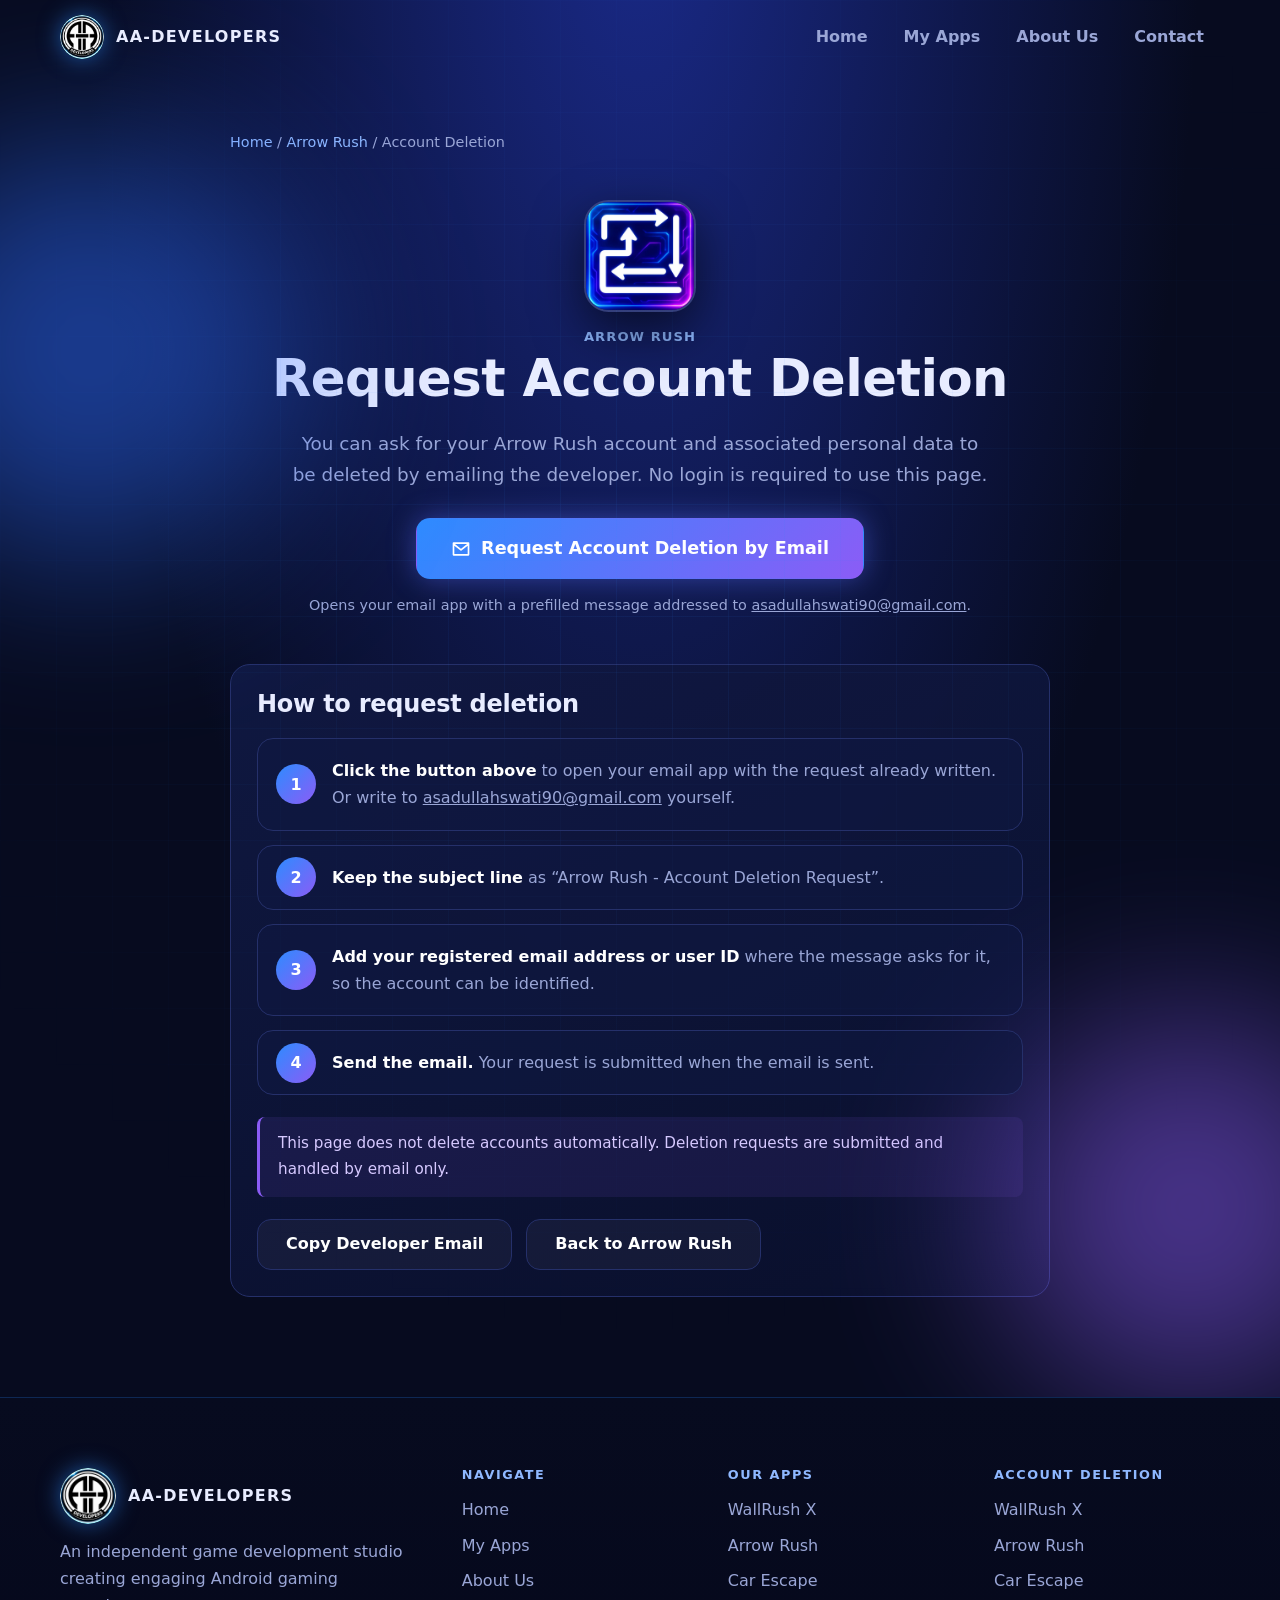
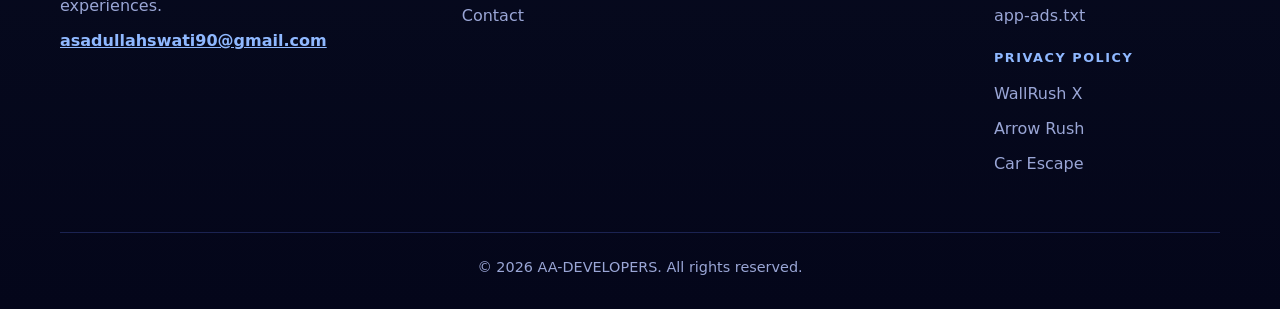
<file: arrow-rush/delete-account/index.html>
<!DOCTYPE html>
<html lang="en"><head><meta charset="utf-8"><meta name="viewport" content="width=device-width,initial-scale=1">
<title>Arrow Rush Account Deletion | AA-DEVELOPERS</title><meta name="description" content="How to request deletion of your Arrow Rush account and associated personal data by email."><meta name="theme-color" content="#070b1f">
<link rel="icon" type="image/png" href="../../assets/img/favicon.png"><link rel="apple-touch-icon" href="../../assets/img/apple-touch-icon.png">
<meta property="og:type" content="website"><meta property="og:site_name" content="AA-DEVELOPERS"><meta property="og:title" content="Arrow Rush Account Deletion | AA-DEVELOPERS"><meta property="og:description" content="How to request deletion of your Arrow Rush account and associated personal data by email."><meta property="og:url" content="https://asadullah-a.github.io/AA-Developers/arrow-rush/delete-account/"><meta property="og:image" content="https://asadullah-a.github.io/AA-Developers/assets/img/og-image.jpg"><meta name="twitter:card" content="summary_large_image">
<link rel="stylesheet" href="../../assets/style.css"></head><body>
<a class="skip" href="#main">Skip to content</a>
<header class="hdr"><div class="wrap nav"><a class="brand" href="../../"><img class="logo-c" style="--s:44px" src="../../assets/img/aa-emblem.png" alt="" width="44" height="44"><span>AA-DEVELOPERS</span></a>
<button class="burger" aria-label="Toggle menu" aria-expanded="false" aria-controls="menu"><span></span><span></span><span></span></button>
<nav aria-label="Main" id="menu"><ul><li><a href="../../#home">Home</a></li><li><a href="../../#apps">My Apps</a></li><li><a href="../../#about">About Us</a></li><li><a href="../../#contact">Contact</a></li></ul></nav></div></header>
<main id="main"><section class="dhero del" style="--glow:#8b5cf6"><div class="grid-bg"></div><div class="orb o1"></div><div class="orb o2"></div><div class="wrap narrow">
<nav class="crumbs" aria-label="Breadcrumb"><a href="../../">Home</a> / <a href="../../apps/arrow-rush/">Arrow Rush</a> / <span>Account Deletion</span></nav>
<div class="delbox"><img class="app-logo sm" src="../../assets/img/arrow-rush-logo.webp" alt="Arrow Rush app logo" width="120" height="120"><p class="cat">Arrow Rush</p><h1>Request Account Deletion</h1>
<p class="lead">You can ask for your Arrow Rush account and associated personal data to be deleted by emailing the developer. No login is required to use this page.</p>
<a class="btn p big" href="mailto:asadullahswati90@gmail.com?subject=Arrow%20Rush%20-%20Account%20Deletion%20Request&body=Hello%20AA-DEVELOPERS%2C%0A%0AI%20would%20like%20to%20request%20the%20deletion%20of%20my%20Arrow%20Rush%20account%20and%20associated%20personal%20data.%0A%0AMy%20registered%20email%20address%20or%20user%20ID%20is%3A%0A%0A%0APlease%20confirm%20once%20you%20have%20received%20my%20request.%0A%0AThank%20you."><svg class="ico" viewBox="0 0 24 24" aria-hidden="true"><path d="M3 5h18v14H3zM3 6l9 7 9-7" fill="none" stroke="currentColor" stroke-width="2" stroke-linejoin="round"/></svg>Request Account Deletion by Email</a>
<p class="small">Opens your email app with a prefilled message addressed to <a href="mailto:asadullahswati90@gmail.com">asadullahswati90@gmail.com</a>.</p></div>
<div class="card reveal"><h2>How to request deletion</h2><ol class="steps">
<li><b>Click the button above</b> to open your email app with the request already written. Or write to <a href="mailto:asadullahswati90@gmail.com">asadullahswati90@gmail.com</a> yourself.</li>
<li><b>Keep the subject line</b> as &ldquo;Arrow Rush - Account Deletion Request&rdquo;.</li>
<li><b>Add your registered email address or user ID</b> where the message asks for it, so the account can be identified.</li>
<li><b>Send the email.</b> Your request is submitted when the email is sent.</li></ol>
<p class="note">This page does not delete accounts automatically. Deletion requests are submitted and handled by email only.</p>
<div class="actions"><button class="btn ghost" type="button" data-copy="asadullahswati90@gmail.com">Copy Developer Email</button><a class="btn ghost" href="../../apps/arrow-rush/">Back to Arrow Rush</a></div></div></div></section></main>
<footer class="ftr"><div class="wrap"><div class="fg"><div class="fb"><a class="brand" href="../../"><img class="logo-c" style="--s:56px" src="../../assets/img/aa-emblem.png" alt="" width="56" height="56"><span>AA-DEVELOPERS</span></a>
<p>An independent game development studio creating engaging Android gaming experiences.</p><a class="mail" href="mailto:asadullahswati90@gmail.com">asadullahswati90@gmail.com</a></div>
<div><h4>Navigate</h4><ul><li><a href="../../#home">Home</a></li><li><a href="../../#apps">My Apps</a></li><li><a href="../../#about">About Us</a></li><li><a href="../../#contact">Contact</a></li></ul></div>
<div><h4>Our Apps</h4><ul><li><a href="../../apps/wallrush-x/">WallRush X</a></li><li><a href="../../apps/arrow-rush/">Arrow Rush</a></li><li><a href="../../apps/car-escape/">Car Escape</a></li></ul></div>
<div><h4>Account Deletion</h4><ul><li><a href="../../wallrush/delete-account/">WallRush X</a></li><li><a href="../../arrow-rush/delete-account/">Arrow Rush</a></li><li><a href="../../car-escape/delete-account/">Car Escape</a></li><li><a href="../../app-ads.txt">app-ads.txt</a></li></ul><h4 style="margin-top:22px">Privacy Policy</h4><ul><li><a href="../../wallrush-x-privacy-policy.html">WallRush X</a></li><li><a href="../../arrow-rush-privacy-policy.html">Arrow Rush</a></li><li><a href="../../car-escape-privacy-policy.html">Car Escape</a></li></ul></div></div>
<p class="copy">&copy; <span data-year>2026</span> AA-DEVELOPERS. All rights reserved.</p></div></footer>
<script src="../../assets/main.js"></script></body></html>
</file>
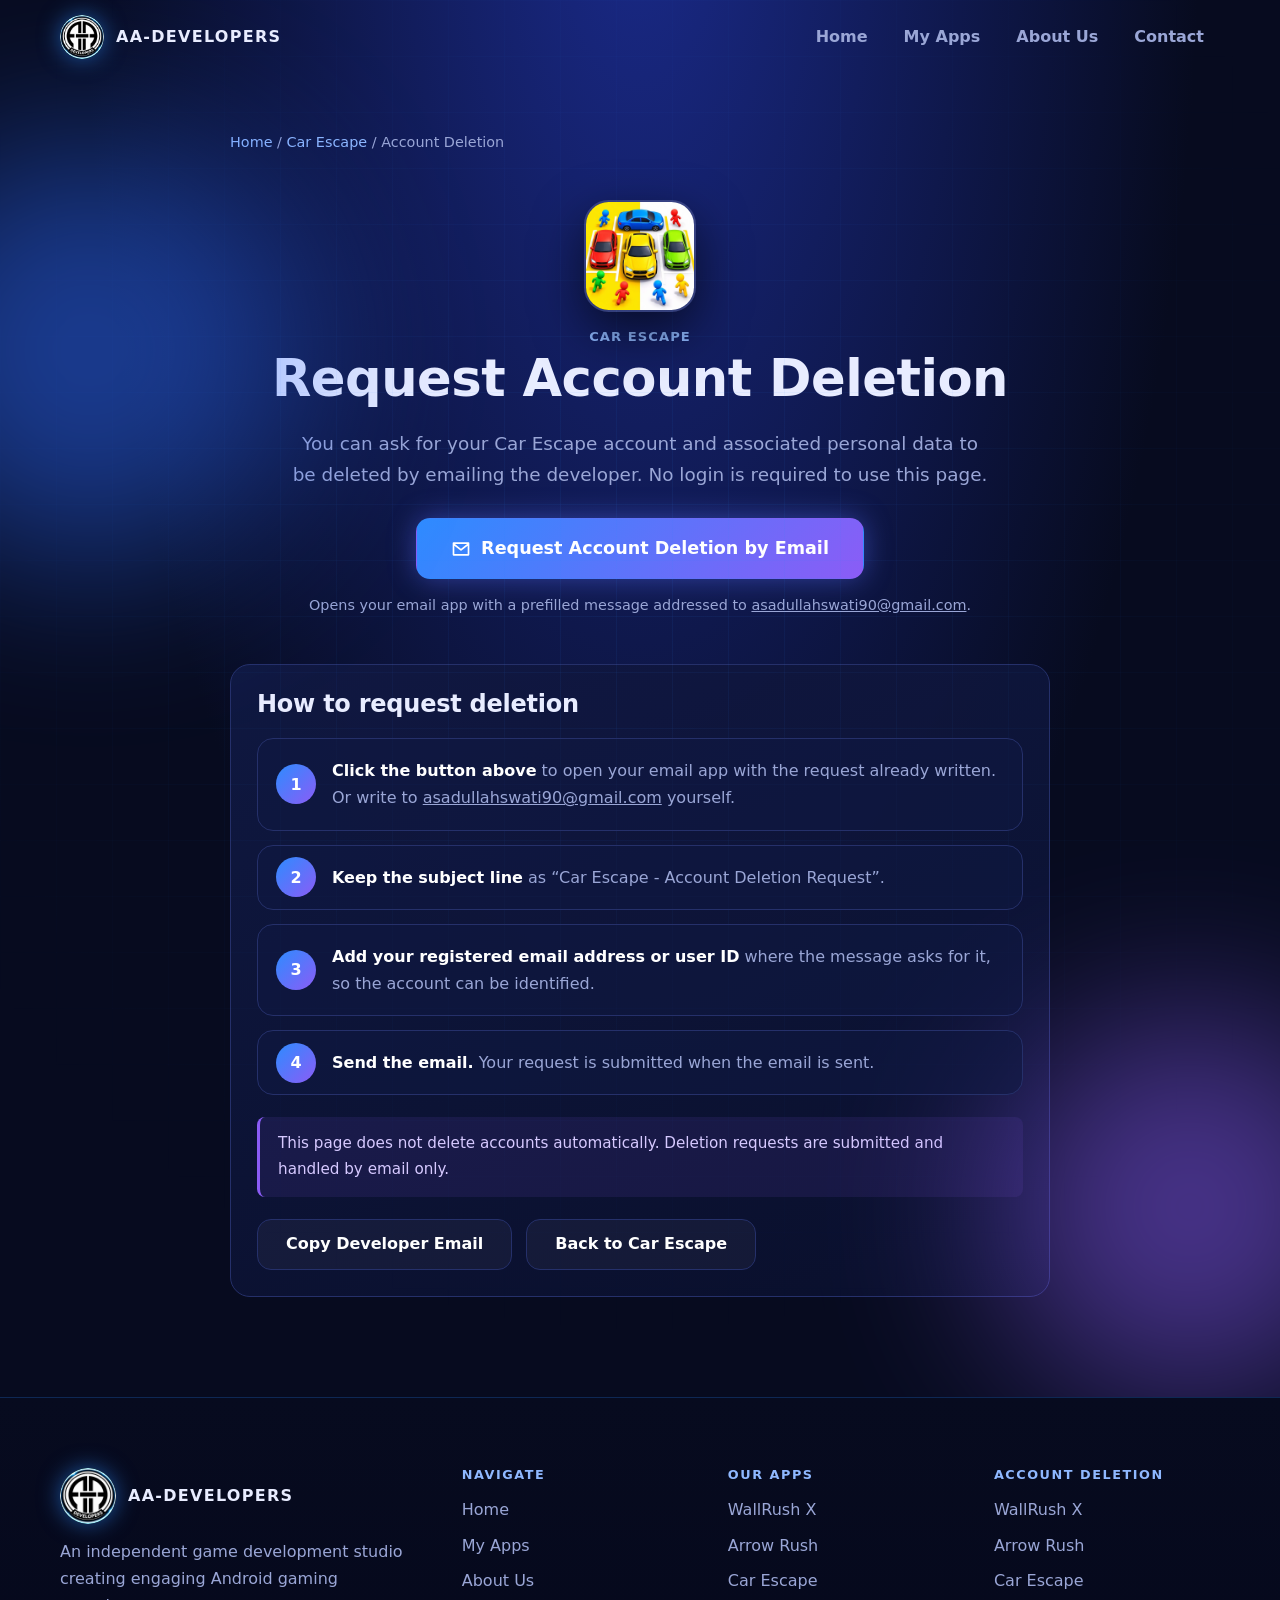
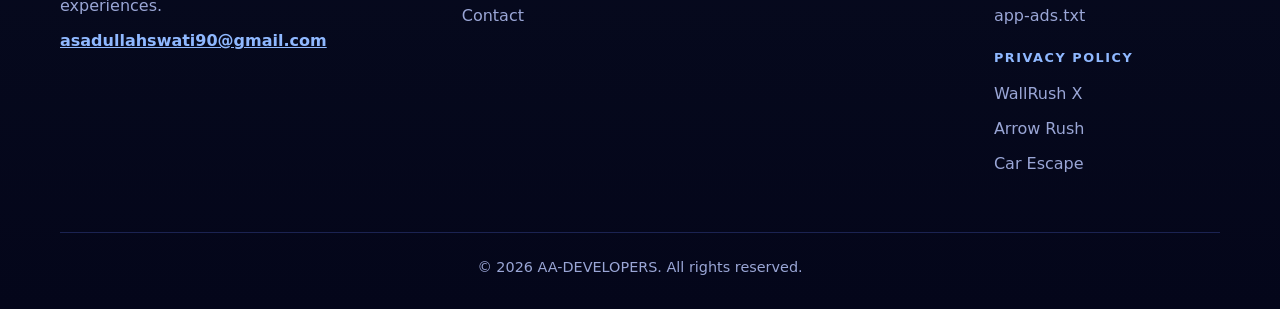
<file: car-escape/delete-account/index.html>
<!DOCTYPE html>
<html lang="en"><head><meta charset="utf-8"><meta name="viewport" content="width=device-width,initial-scale=1">
<title>Car Escape Account Deletion | AA-DEVELOPERS</title><meta name="description" content="How to request deletion of your Car Escape account and associated personal data by email."><meta name="theme-color" content="#070b1f">
<link rel="icon" type="image/png" href="../../assets/img/favicon.png"><link rel="apple-touch-icon" href="../../assets/img/apple-touch-icon.png">
<meta property="og:type" content="website"><meta property="og:site_name" content="AA-DEVELOPERS"><meta property="og:title" content="Car Escape Account Deletion | AA-DEVELOPERS"><meta property="og:description" content="How to request deletion of your Car Escape account and associated personal data by email."><meta property="og:url" content="https://asadullah-a.github.io/AA-Developers/car-escape/delete-account/"><meta property="og:image" content="https://asadullah-a.github.io/AA-Developers/assets/img/og-image.jpg"><meta name="twitter:card" content="summary_large_image">
<link rel="stylesheet" href="../../assets/style.css"></head><body>
<a class="skip" href="#main">Skip to content</a>
<header class="hdr"><div class="wrap nav"><a class="brand" href="../../"><img class="logo-c" style="--s:44px" src="../../assets/img/aa-emblem.png" alt="" width="44" height="44"><span>AA-DEVELOPERS</span></a>
<button class="burger" aria-label="Toggle menu" aria-expanded="false" aria-controls="menu"><span></span><span></span><span></span></button>
<nav aria-label="Main" id="menu"><ul><li><a href="../../#home">Home</a></li><li><a href="../../#apps">My Apps</a></li><li><a href="../../#about">About Us</a></li><li><a href="../../#contact">Contact</a></li></ul></nav></div></header>
<main id="main"><section class="dhero del" style="--glow:#f5b301"><div class="grid-bg"></div><div class="orb o1"></div><div class="orb o2"></div><div class="wrap narrow">
<nav class="crumbs" aria-label="Breadcrumb"><a href="../../">Home</a> / <a href="../../apps/car-escape/">Car Escape</a> / <span>Account Deletion</span></nav>
<div class="delbox"><img class="app-logo sm" src="../../assets/img/car-escape-logo.webp" alt="Car Escape app logo" width="120" height="120"><p class="cat">Car Escape</p><h1>Request Account Deletion</h1>
<p class="lead">You can ask for your Car Escape account and associated personal data to be deleted by emailing the developer. No login is required to use this page.</p>
<a class="btn p big" href="mailto:asadullahswati90@gmail.com?subject=Car%20Escape%20-%20Account%20Deletion%20Request&body=Hello%20AA-DEVELOPERS%2C%0A%0AI%20would%20like%20to%20request%20the%20deletion%20of%20my%20Car%20Escape%20account%20and%20associated%20personal%20data.%0A%0AMy%20registered%20email%20address%20or%20user%20ID%20is%3A%0A%0A%0APlease%20confirm%20once%20you%20have%20received%20my%20request.%0A%0AThank%20you."><svg class="ico" viewBox="0 0 24 24" aria-hidden="true"><path d="M3 5h18v14H3zM3 6l9 7 9-7" fill="none" stroke="currentColor" stroke-width="2" stroke-linejoin="round"/></svg>Request Account Deletion by Email</a>
<p class="small">Opens your email app with a prefilled message addressed to <a href="mailto:asadullahswati90@gmail.com">asadullahswati90@gmail.com</a>.</p></div>
<div class="card reveal"><h2>How to request deletion</h2><ol class="steps">
<li><b>Click the button above</b> to open your email app with the request already written. Or write to <a href="mailto:asadullahswati90@gmail.com">asadullahswati90@gmail.com</a> yourself.</li>
<li><b>Keep the subject line</b> as &ldquo;Car Escape - Account Deletion Request&rdquo;.</li>
<li><b>Add your registered email address or user ID</b> where the message asks for it, so the account can be identified.</li>
<li><b>Send the email.</b> Your request is submitted when the email is sent.</li></ol>
<p class="note">This page does not delete accounts automatically. Deletion requests are submitted and handled by email only.</p>
<div class="actions"><button class="btn ghost" type="button" data-copy="asadullahswati90@gmail.com">Copy Developer Email</button><a class="btn ghost" href="../../apps/car-escape/">Back to Car Escape</a></div></div></div></section></main>
<footer class="ftr"><div class="wrap"><div class="fg"><div class="fb"><a class="brand" href="../../"><img class="logo-c" style="--s:56px" src="../../assets/img/aa-emblem.png" alt="" width="56" height="56"><span>AA-DEVELOPERS</span></a>
<p>An independent game development studio creating engaging Android gaming experiences.</p><a class="mail" href="mailto:asadullahswati90@gmail.com">asadullahswati90@gmail.com</a></div>
<div><h4>Navigate</h4><ul><li><a href="../../#home">Home</a></li><li><a href="../../#apps">My Apps</a></li><li><a href="../../#about">About Us</a></li><li><a href="../../#contact">Contact</a></li></ul></div>
<div><h4>Our Apps</h4><ul><li><a href="../../apps/wallrush-x/">WallRush X</a></li><li><a href="../../apps/arrow-rush/">Arrow Rush</a></li><li><a href="../../apps/car-escape/">Car Escape</a></li></ul></div>
<div><h4>Account Deletion</h4><ul><li><a href="../../wallrush/delete-account/">WallRush X</a></li><li><a href="../../arrow-rush/delete-account/">Arrow Rush</a></li><li><a href="../../car-escape/delete-account/">Car Escape</a></li><li><a href="../../app-ads.txt">app-ads.txt</a></li></ul><h4 style="margin-top:22px">Privacy Policy</h4><ul><li><a href="../../wallrush-x-privacy-policy.html">WallRush X</a></li><li><a href="../../arrow-rush-privacy-policy.html">Arrow Rush</a></li><li><a href="../../car-escape-privacy-policy.html">Car Escape</a></li></ul></div></div>
<p class="copy">&copy; <span data-year>2026</span> AA-DEVELOPERS. All rights reserved.</p></div></footer>
<script src="../../assets/main.js"></script></body></html>
</file>
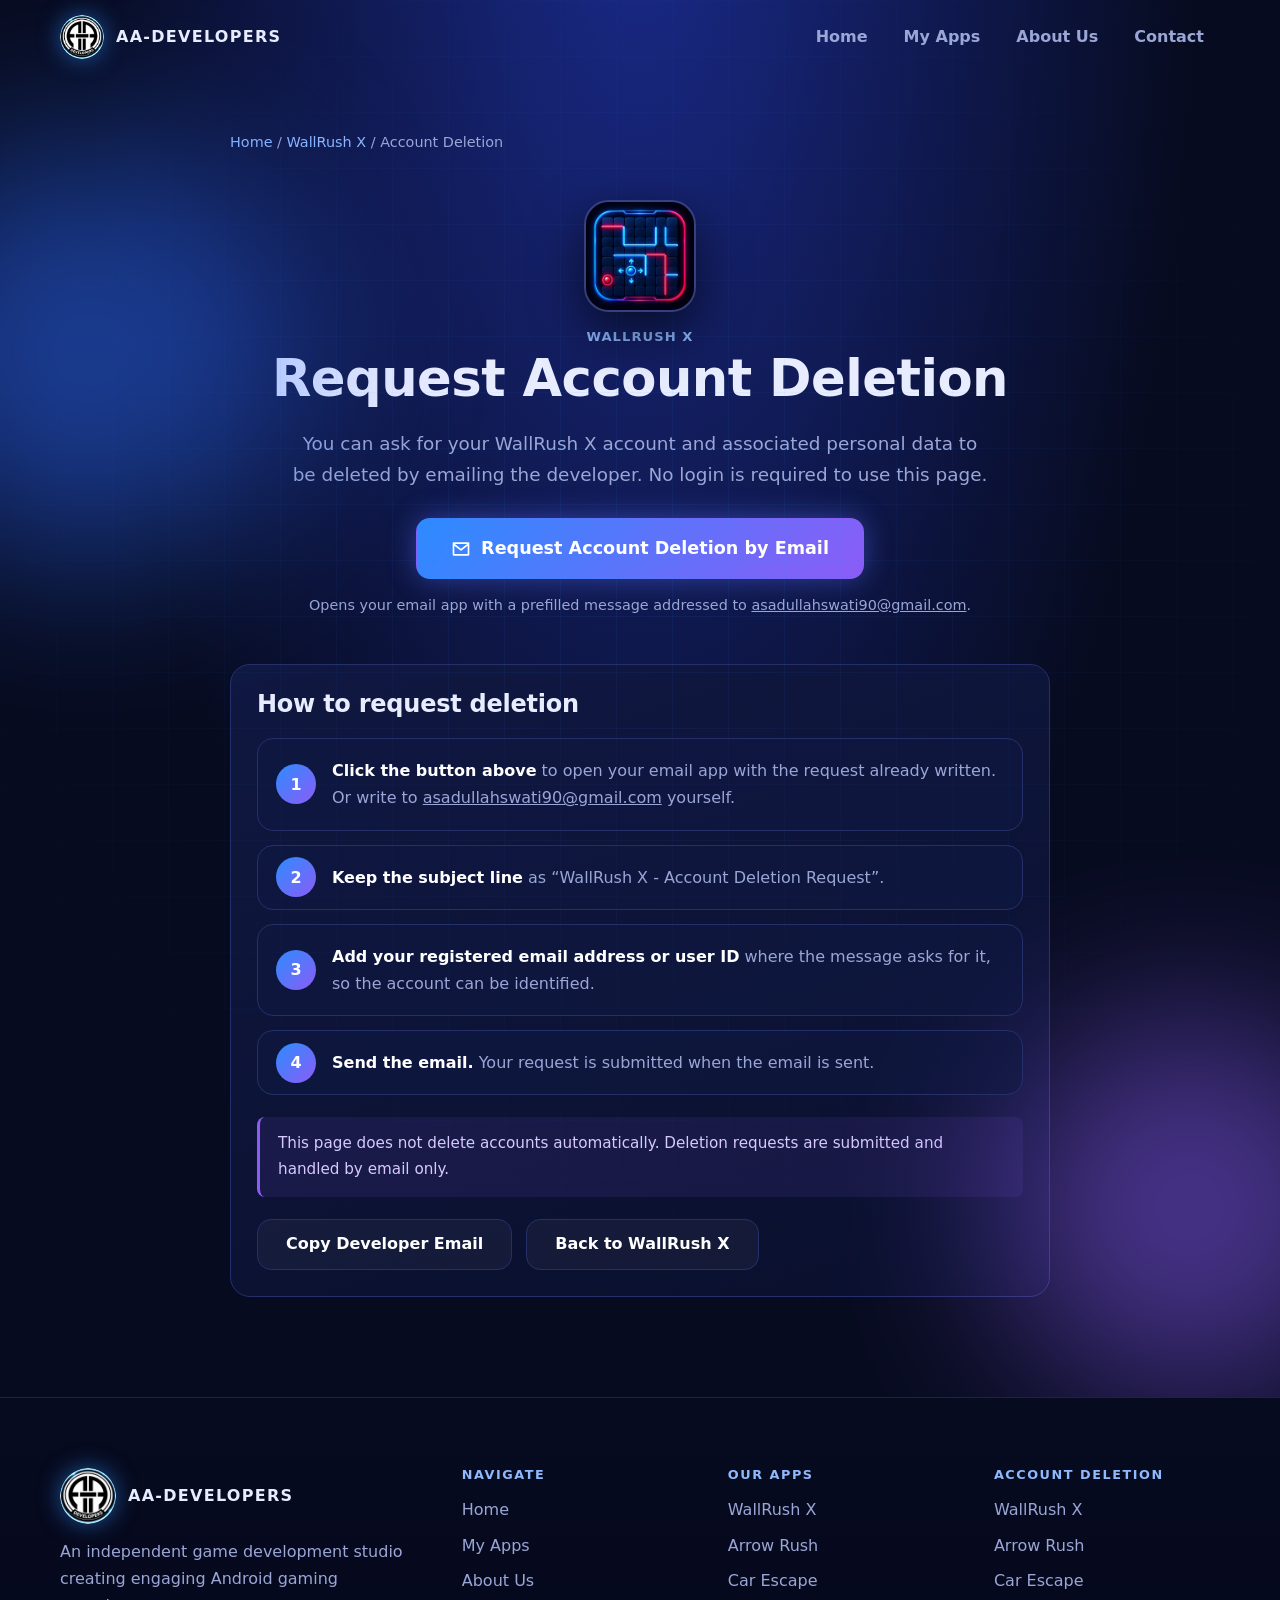
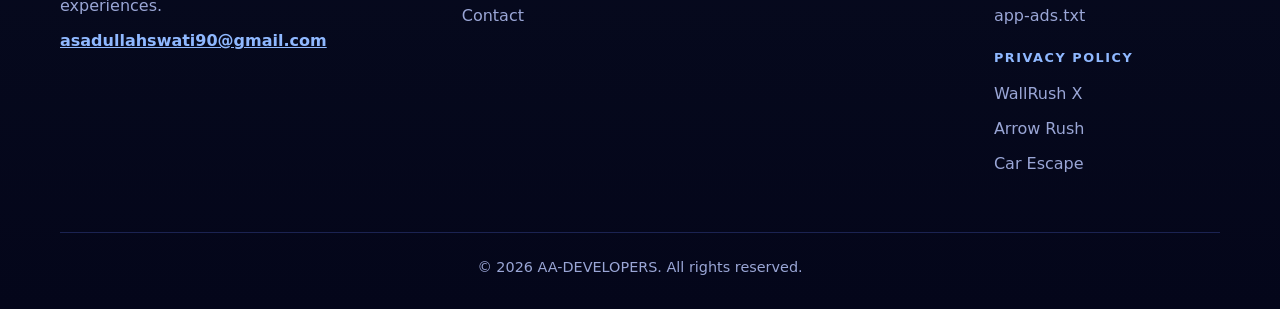
<file: wallrush/delete-account/index.html>
<!DOCTYPE html>
<html lang="en"><head><meta charset="utf-8"><meta name="viewport" content="width=device-width,initial-scale=1">
<title>WallRush X Account Deletion | AA-DEVELOPERS</title><meta name="description" content="How to request deletion of your WallRush X account and associated personal data by email."><meta name="theme-color" content="#070b1f">
<link rel="icon" type="image/png" href="../../assets/img/favicon.png"><link rel="apple-touch-icon" href="../../assets/img/apple-touch-icon.png">
<meta property="og:type" content="website"><meta property="og:site_name" content="AA-DEVELOPERS"><meta property="og:title" content="WallRush X Account Deletion | AA-DEVELOPERS"><meta property="og:description" content="How to request deletion of your WallRush X account and associated personal data by email."><meta property="og:url" content="https://asadullah-a.github.io/AA-Developers/wallrush/delete-account/"><meta property="og:image" content="https://asadullah-a.github.io/AA-Developers/assets/img/og-image.jpg"><meta name="twitter:card" content="summary_large_image">
<link rel="stylesheet" href="../../assets/style.css"></head><body>
<a class="skip" href="#main">Skip to content</a>
<header class="hdr"><div class="wrap nav"><a class="brand" href="../../"><img class="logo-c" style="--s:44px" src="../../assets/img/aa-emblem.png" alt="" width="44" height="44"><span>AA-DEVELOPERS</span></a>
<button class="burger" aria-label="Toggle menu" aria-expanded="false" aria-controls="menu"><span></span><span></span><span></span></button>
<nav aria-label="Main" id="menu"><ul><li><a href="../../#home">Home</a></li><li><a href="../../#apps">My Apps</a></li><li><a href="../../#about">About Us</a></li><li><a href="../../#contact">Contact</a></li></ul></nav></div></header>
<main id="main"><section class="dhero del" style="--glow:#ff3d71"><div class="grid-bg"></div><div class="orb o1"></div><div class="orb o2"></div><div class="wrap narrow">
<nav class="crumbs" aria-label="Breadcrumb"><a href="../../">Home</a> / <a href="../../apps/wallrush-x/">WallRush X</a> / <span>Account Deletion</span></nav>
<div class="delbox"><img class="app-logo sm" src="../../assets/img/wallrush-logo.webp" alt="WallRush X app logo" width="120" height="120"><p class="cat">WallRush X</p><h1>Request Account Deletion</h1>
<p class="lead">You can ask for your WallRush X account and associated personal data to be deleted by emailing the developer. No login is required to use this page.</p>
<a class="btn p big" href="mailto:asadullahswati90@gmail.com?subject=WallRush%20X%20-%20Account%20Deletion%20Request&body=Hello%20AA-DEVELOPERS%2C%0A%0AI%20would%20like%20to%20request%20the%20deletion%20of%20my%20WallRush%20X%20account%20and%20associated%20personal%20data.%0A%0AMy%20registered%20email%20address%20or%20user%20ID%20is%3A%0A%0A%0APlease%20confirm%20once%20you%20have%20received%20my%20request.%0A%0AThank%20you."><svg class="ico" viewBox="0 0 24 24" aria-hidden="true"><path d="M3 5h18v14H3zM3 6l9 7 9-7" fill="none" stroke="currentColor" stroke-width="2" stroke-linejoin="round"/></svg>Request Account Deletion by Email</a>
<p class="small">Opens your email app with a prefilled message addressed to <a href="mailto:asadullahswati90@gmail.com">asadullahswati90@gmail.com</a>.</p></div>
<div class="card reveal"><h2>How to request deletion</h2><ol class="steps">
<li><b>Click the button above</b> to open your email app with the request already written. Or write to <a href="mailto:asadullahswati90@gmail.com">asadullahswati90@gmail.com</a> yourself.</li>
<li><b>Keep the subject line</b> as &ldquo;WallRush X - Account Deletion Request&rdquo;.</li>
<li><b>Add your registered email address or user ID</b> where the message asks for it, so the account can be identified.</li>
<li><b>Send the email.</b> Your request is submitted when the email is sent.</li></ol>
<p class="note">This page does not delete accounts automatically. Deletion requests are submitted and handled by email only.</p>
<div class="actions"><button class="btn ghost" type="button" data-copy="asadullahswati90@gmail.com">Copy Developer Email</button><a class="btn ghost" href="../../apps/wallrush-x/">Back to WallRush X</a></div></div></div></section></main>
<footer class="ftr"><div class="wrap"><div class="fg"><div class="fb"><a class="brand" href="../../"><img class="logo-c" style="--s:56px" src="../../assets/img/aa-emblem.png" alt="" width="56" height="56"><span>AA-DEVELOPERS</span></a>
<p>An independent game development studio creating engaging Android gaming experiences.</p><a class="mail" href="mailto:asadullahswati90@gmail.com">asadullahswati90@gmail.com</a></div>
<div><h4>Navigate</h4><ul><li><a href="../../#home">Home</a></li><li><a href="../../#apps">My Apps</a></li><li><a href="../../#about">About Us</a></li><li><a href="../../#contact">Contact</a></li></ul></div>
<div><h4>Our Apps</h4><ul><li><a href="../../apps/wallrush-x/">WallRush X</a></li><li><a href="../../apps/arrow-rush/">Arrow Rush</a></li><li><a href="../../apps/car-escape/">Car Escape</a></li></ul></div>
<div><h4>Account Deletion</h4><ul><li><a href="../../wallrush/delete-account/">WallRush X</a></li><li><a href="../../arrow-rush/delete-account/">Arrow Rush</a></li><li><a href="../../car-escape/delete-account/">Car Escape</a></li><li><a href="../../app-ads.txt">app-ads.txt</a></li></ul><h4 style="margin-top:22px">Privacy Policy</h4><ul><li><a href="../../wallrush-x-privacy-policy.html">WallRush X</a></li><li><a href="../../arrow-rush-privacy-policy.html">Arrow Rush</a></li><li><a href="../../car-escape-privacy-policy.html">Car Escape</a></li></ul></div></div>
<p class="copy">&copy; <span data-year>2026</span> AA-DEVELOPERS. All rights reserved.</p></div></footer>
<script src="../../assets/main.js"></script></body></html>
</file>
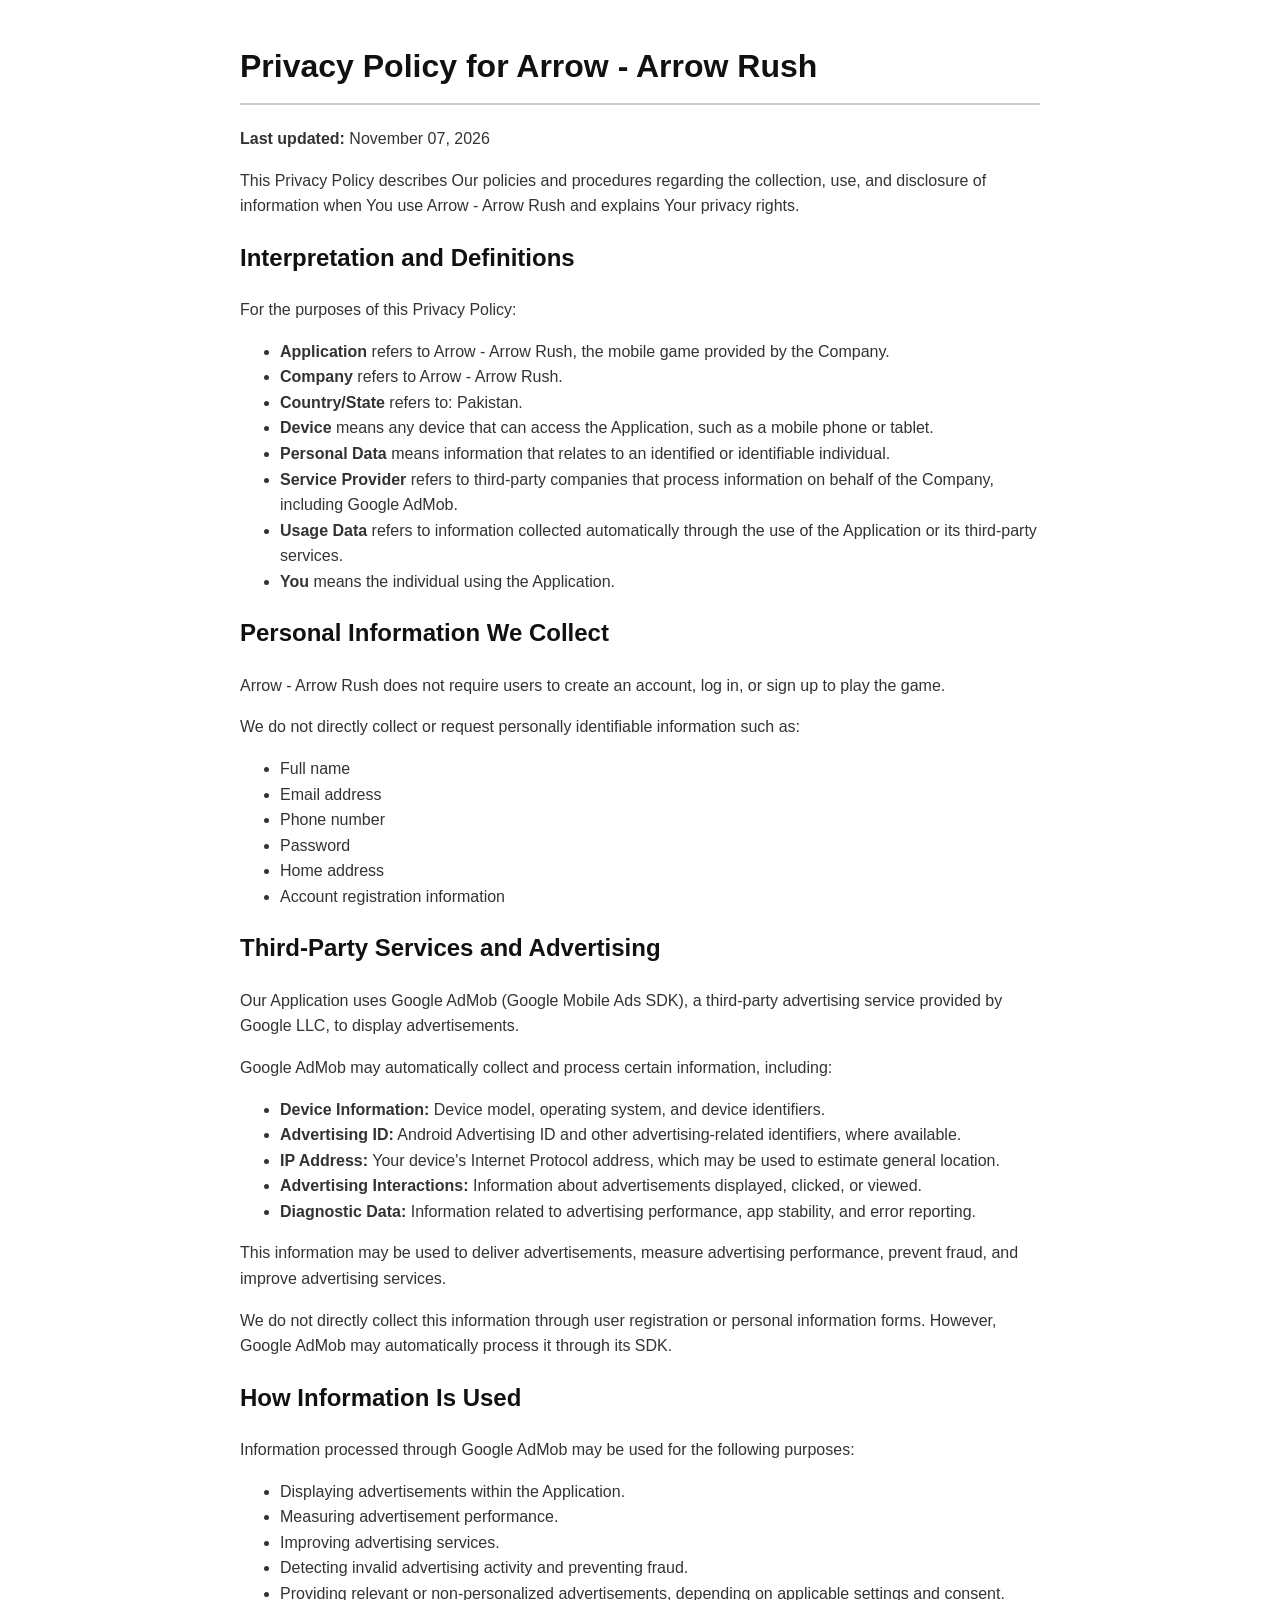
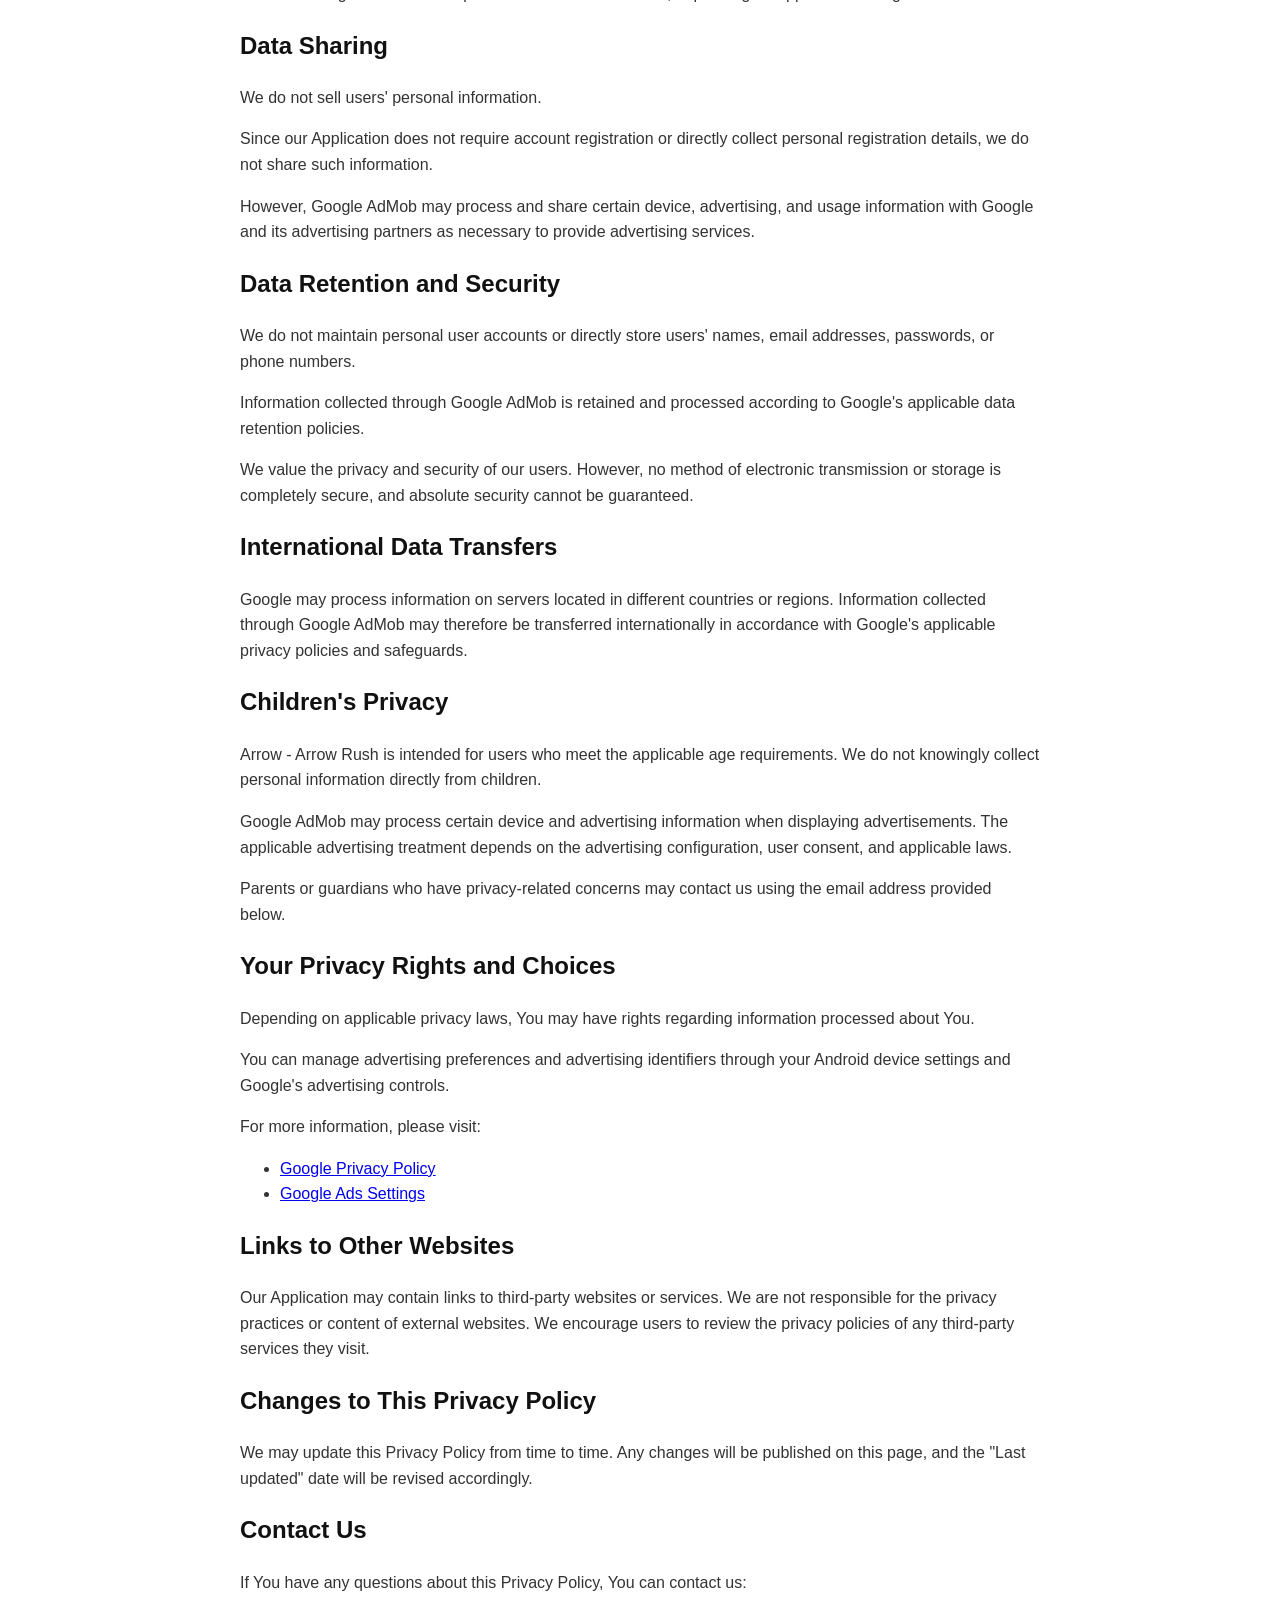
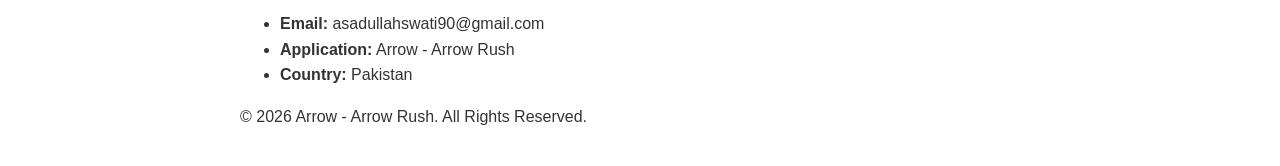
<file: arrow-rush-privacy-policy.html>
<!DOCTYPE html>
<html lang="en">
<head>
    <meta charset="UTF-8">
    <meta name="viewport" content="width=device-width, initial-scale=1.0">
    <title>Privacy Policy - Arrow - Arrow Rush</title>
    <style>
        body {
            font-family: Arial, sans-serif;
            line-height: 1.6;
            margin: 0 auto;
            padding: 20px;
            color: #333;
            max-width: 800px;
        }
        h1, h2 { color: #111; }
        h1 {
            border-bottom: 2px solid #ccc;
            padding-bottom: 10px;
        }
    </style>
</head>
<body>

    <h1>Privacy Policy for Arrow - Arrow Rush</h1>
    <p><strong>Last updated:</strong> November 07, 2026</p>

    <p>This Privacy Policy describes Our policies and procedures regarding the collection, use, and disclosure of information when You use Arrow - Arrow Rush and explains Your privacy rights.</p>

    <h2>Interpretation and Definitions</h2>
    <p>For the purposes of this Privacy Policy:</p>
    <ul>
        <li><strong>Application</strong> refers to Arrow - Arrow Rush, the mobile game provided by the Company.</li>
        <li><strong>Company</strong> refers to Arrow - Arrow Rush.</li>
        <li><strong>Country/State</strong> refers to: Pakistan.</li>
        <li><strong>Device</strong> means any device that can access the Application, such as a mobile phone or tablet.</li>
        <li><strong>Personal Data</strong> means information that relates to an identified or identifiable individual.</li>
        <li><strong>Service Provider</strong> refers to third-party companies that process information on behalf of the Company, including Google AdMob.</li>
        <li><strong>Usage Data</strong> refers to information collected automatically through the use of the Application or its third-party services.</li>
        <li><strong>You</strong> means the individual using the Application.</li>
    </ul>

    <h2>Personal Information We Collect</h2>
    <p>Arrow - Arrow Rush does not require users to create an account, log in, or sign up to play the game.</p>

    <p>We do not directly collect or request personally identifiable information such as:</p>
    <ul>
        <li>Full name</li>
        <li>Email address</li>
        <li>Phone number</li>
        <li>Password</li>
        <li>Home address</li>
        <li>Account registration information</li>
    </ul>

    <h2>Third-Party Services and Advertising</h2>
    <p>Our Application uses Google AdMob (Google Mobile Ads SDK), a third-party advertising service provided by Google LLC, to display advertisements.</p>

    <p>Google AdMob may automatically collect and process certain information, including:</p>
    <ul>
        <li><strong>Device Information:</strong> Device model, operating system, and device identifiers.</li>
        <li><strong>Advertising ID:</strong> Android Advertising ID and other advertising-related identifiers, where available.</li>
        <li><strong>IP Address:</strong> Your device's Internet Protocol address, which may be used to estimate general location.</li>
        <li><strong>Advertising Interactions:</strong> Information about advertisements displayed, clicked, or viewed.</li>
        <li><strong>Diagnostic Data:</strong> Information related to advertising performance, app stability, and error reporting.</li>
    </ul>

    <p>This information may be used to deliver advertisements, measure advertising performance, prevent fraud, and improve advertising services.</p>

    <p>We do not directly collect this information through user registration or personal information forms. However, Google AdMob may automatically process it through its SDK.</p>

    <h2>How Information Is Used</h2>
    <p>Information processed through Google AdMob may be used for the following purposes:</p>
    <ul>
        <li>Displaying advertisements within the Application.</li>
        <li>Measuring advertisement performance.</li>
        <li>Improving advertising services.</li>
        <li>Detecting invalid advertising activity and preventing fraud.</li>
        <li>Providing relevant or non-personalized advertisements, depending on applicable settings and consent.</li>
    </ul>

    <h2>Data Sharing</h2>
    <p>We do not sell users' personal information.</p>

    <p>Since our Application does not require account registration or directly collect personal registration details, we do not share such information.</p>

    <p>However, Google AdMob may process and share certain device, advertising, and usage information with Google and its advertising partners as necessary to provide advertising services.</p>

    <h2>Data Retention and Security</h2>
    <p>We do not maintain personal user accounts or directly store users' names, email addresses, passwords, or phone numbers.</p>

    <p>Information collected through Google AdMob is retained and processed according to Google's applicable data retention policies.</p>

    <p>We value the privacy and security of our users. However, no method of electronic transmission or storage is completely secure, and absolute security cannot be guaranteed.</p>

    <h2>International Data Transfers</h2>
    <p>Google may process information on servers located in different countries or regions. Information collected through Google AdMob may therefore be transferred internationally in accordance with Google's applicable privacy policies and safeguards.</p>

    <h2>Children's Privacy</h2>
    <p>Arrow - Arrow Rush is intended for users who meet the applicable age requirements. We do not knowingly collect personal information directly from children.</p>

    <p>Google AdMob may process certain device and advertising information when displaying advertisements. The applicable advertising treatment depends on the advertising configuration, user consent, and applicable laws.</p>

    <p>Parents or guardians who have privacy-related concerns may contact us using the email address provided below.</p>

    <h2>Your Privacy Rights and Choices</h2>
    <p>Depending on applicable privacy laws, You may have rights regarding information processed about You.</p>

    <p>You can manage advertising preferences and advertising identifiers through your Android device settings and Google's advertising controls.</p>

    <p>For more information, please visit:</p>
    <ul>
        <li><a href="https://policies.google.com/privacy" target="_blank">Google Privacy Policy</a></li>
        <li><a href="https://adssettings.google.com/" target="_blank">Google Ads Settings</a></li>
    </ul>

    <h2>Links to Other Websites</h2>
    <p>Our Application may contain links to third-party websites or services. We are not responsible for the privacy practices or content of external websites. We encourage users to review the privacy policies of any third-party services they visit.</p>

    <h2>Changes to This Privacy Policy</h2>
    <p>We may update this Privacy Policy from time to time. Any changes will be published on this page, and the "Last updated" date will be revised accordingly.</p>

    <h2>Contact Us</h2>
    <p>If You have any questions about this Privacy Policy, You can contact us:</p>
    <ul>
        <li><strong>Email:</strong> asadullahswati90@gmail.com</li>
        <li><strong>Application:</strong> Arrow - Arrow Rush</li>
        <li><strong>Country:</strong> Pakistan</li>
    </ul>

    <p>&copy; 2026 Arrow - Arrow Rush. All Rights Reserved.</p>

</body>
</html>
</file>
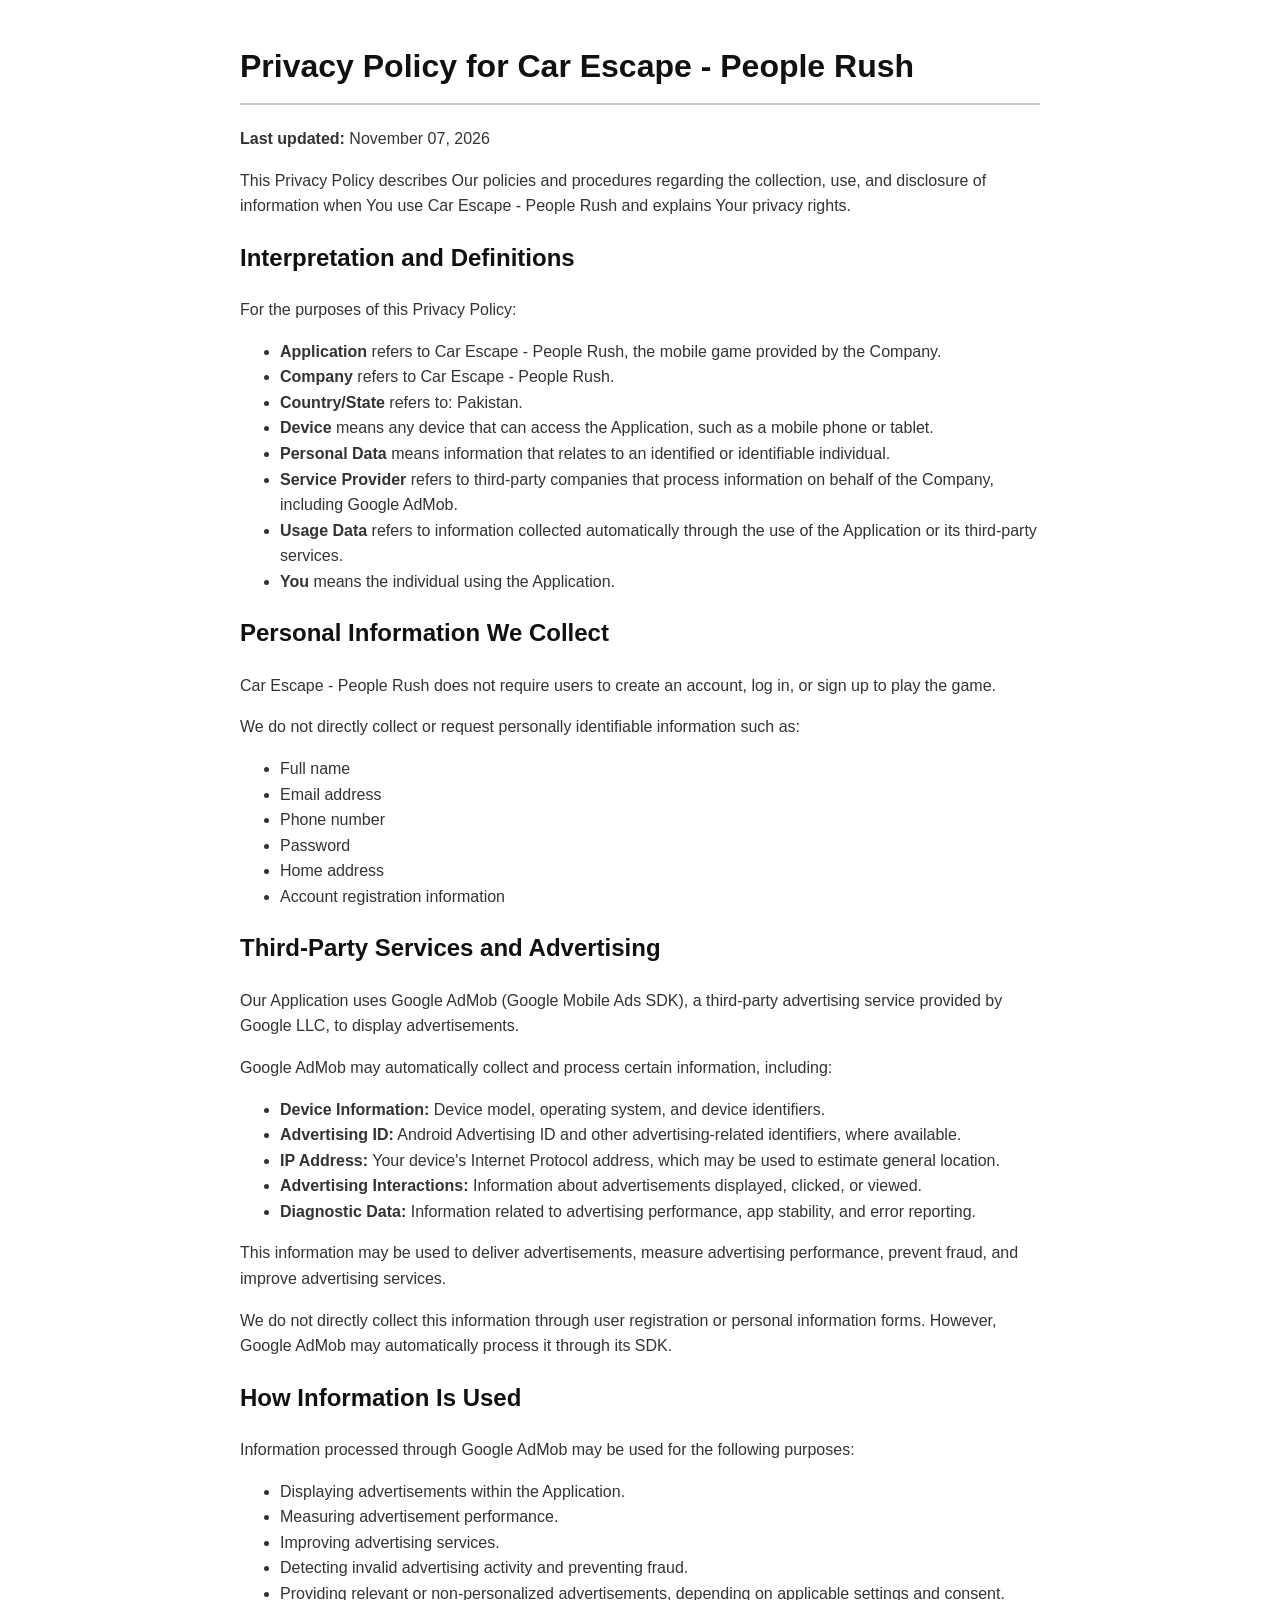
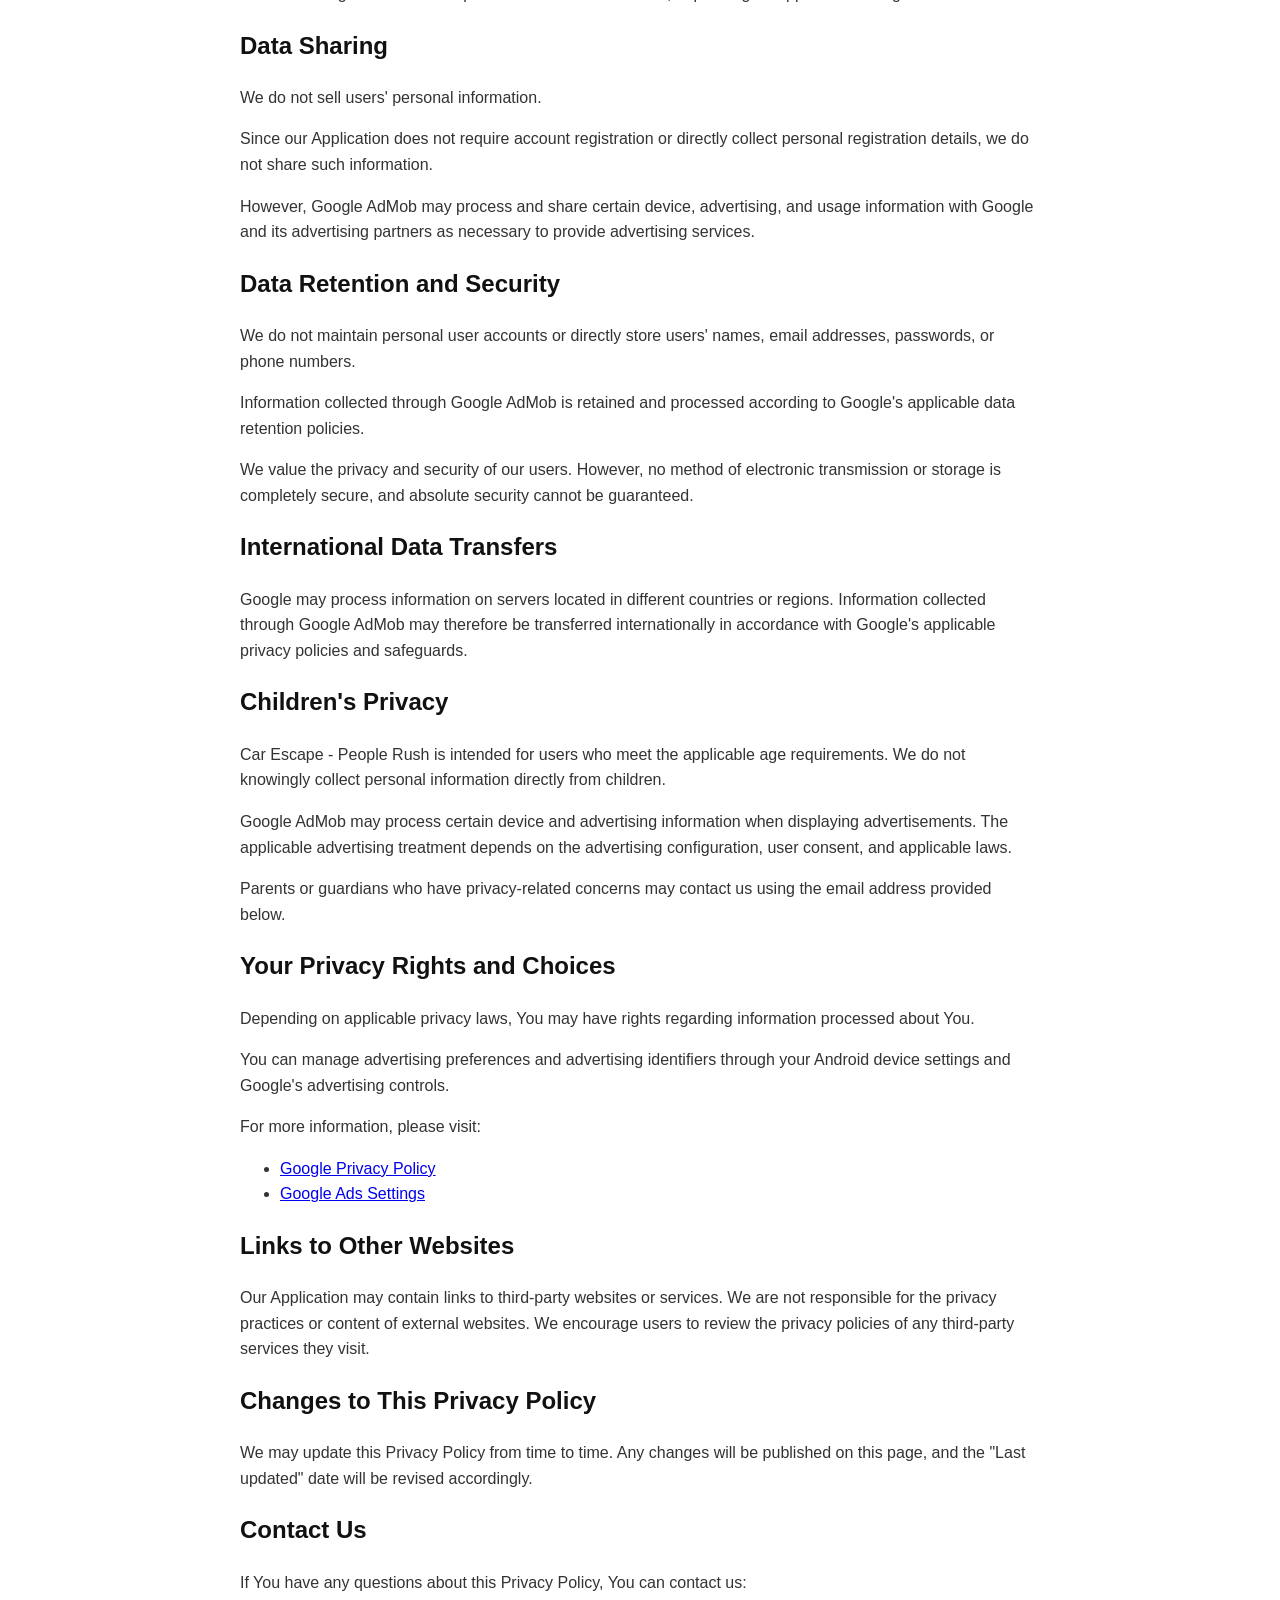
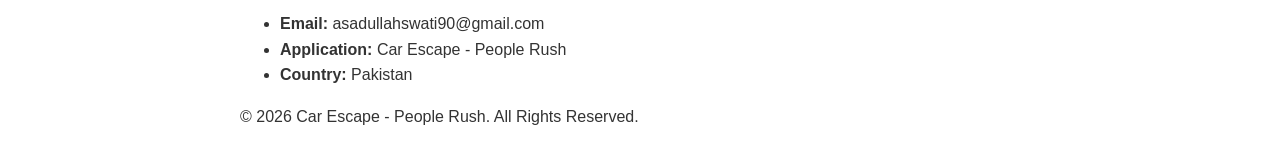
<file: car-escape-privacy-policy.html>
<!DOCTYPE html>
<html lang="en">
<head>
    <meta charset="UTF-8">
    <meta name="viewport" content="width=device-width, initial-scale=1.0">
    <title>Privacy Policy - Car Escape - People Rush</title>
    <style>
        body {
            font-family: Arial, sans-serif;
            line-height: 1.6;
            margin: 0 auto;
            padding: 20px;
            color: #333;
            max-width: 800px;
        }
        h1, h2 { color: #111; }
        h1 {
            border-bottom: 2px solid #ccc;
            padding-bottom: 10px;
        }
    </style>
</head>
<body>

    <h1>Privacy Policy for Car Escape - People Rush</h1>
    <p><strong>Last updated:</strong> November 07, 2026</p>

    <p>This Privacy Policy describes Our policies and procedures regarding the collection, use, and disclosure of information when You use Car Escape - People Rush and explains Your privacy rights.</p>

    <h2>Interpretation and Definitions</h2>
    <p>For the purposes of this Privacy Policy:</p>
    <ul>
        <li><strong>Application</strong> refers to Car Escape - People Rush, the mobile game provided by the Company.</li>
        <li><strong>Company</strong> refers to Car Escape - People Rush.</li>
        <li><strong>Country/State</strong> refers to: Pakistan.</li>
        <li><strong>Device</strong> means any device that can access the Application, such as a mobile phone or tablet.</li>
        <li><strong>Personal Data</strong> means information that relates to an identified or identifiable individual.</li>
        <li><strong>Service Provider</strong> refers to third-party companies that process information on behalf of the Company, including Google AdMob.</li>
        <li><strong>Usage Data</strong> refers to information collected automatically through the use of the Application or its third-party services.</li>
        <li><strong>You</strong> means the individual using the Application.</li>
    </ul>

    <h2>Personal Information We Collect</h2>
    <p>Car Escape - People Rush does not require users to create an account, log in, or sign up to play the game.</p>

    <p>We do not directly collect or request personally identifiable information such as:</p>
    <ul>
        <li>Full name</li>
        <li>Email address</li>
        <li>Phone number</li>
        <li>Password</li>
        <li>Home address</li>
        <li>Account registration information</li>
    </ul>

    <h2>Third-Party Services and Advertising</h2>
    <p>Our Application uses Google AdMob (Google Mobile Ads SDK), a third-party advertising service provided by Google LLC, to display advertisements.</p>

    <p>Google AdMob may automatically collect and process certain information, including:</p>
    <ul>
        <li><strong>Device Information:</strong> Device model, operating system, and device identifiers.</li>
        <li><strong>Advertising ID:</strong> Android Advertising ID and other advertising-related identifiers, where available.</li>
        <li><strong>IP Address:</strong> Your device's Internet Protocol address, which may be used to estimate general location.</li>
        <li><strong>Advertising Interactions:</strong> Information about advertisements displayed, clicked, or viewed.</li>
        <li><strong>Diagnostic Data:</strong> Information related to advertising performance, app stability, and error reporting.</li>
    </ul>

    <p>This information may be used to deliver advertisements, measure advertising performance, prevent fraud, and improve advertising services.</p>

    <p>We do not directly collect this information through user registration or personal information forms. However, Google AdMob may automatically process it through its SDK.</p>

    <h2>How Information Is Used</h2>
    <p>Information processed through Google AdMob may be used for the following purposes:</p>
    <ul>
        <li>Displaying advertisements within the Application.</li>
        <li>Measuring advertisement performance.</li>
        <li>Improving advertising services.</li>
        <li>Detecting invalid advertising activity and preventing fraud.</li>
        <li>Providing relevant or non-personalized advertisements, depending on applicable settings and consent.</li>
    </ul>

    <h2>Data Sharing</h2>
    <p>We do not sell users' personal information.</p>

    <p>Since our Application does not require account registration or directly collect personal registration details, we do not share such information.</p>

    <p>However, Google AdMob may process and share certain device, advertising, and usage information with Google and its advertising partners as necessary to provide advertising services.</p>

    <h2>Data Retention and Security</h2>
    <p>We do not maintain personal user accounts or directly store users' names, email addresses, passwords, or phone numbers.</p>

    <p>Information collected through Google AdMob is retained and processed according to Google's applicable data retention policies.</p>

    <p>We value the privacy and security of our users. However, no method of electronic transmission or storage is completely secure, and absolute security cannot be guaranteed.</p>

    <h2>International Data Transfers</h2>
    <p>Google may process information on servers located in different countries or regions. Information collected through Google AdMob may therefore be transferred internationally in accordance with Google's applicable privacy policies and safeguards.</p>

    <h2>Children's Privacy</h2>
    <p>Car Escape - People Rush is intended for users who meet the applicable age requirements. We do not knowingly collect personal information directly from children.</p>

    <p>Google AdMob may process certain device and advertising information when displaying advertisements. The applicable advertising treatment depends on the advertising configuration, user consent, and applicable laws.</p>

    <p>Parents or guardians who have privacy-related concerns may contact us using the email address provided below.</p>

    <h2>Your Privacy Rights and Choices</h2>
    <p>Depending on applicable privacy laws, You may have rights regarding information processed about You.</p>

    <p>You can manage advertising preferences and advertising identifiers through your Android device settings and Google's advertising controls.</p>

    <p>For more information, please visit:</p>
    <ul>
        <li><a href="https://policies.google.com/privacy" target="_blank">Google Privacy Policy</a></li>
        <li><a href="https://adssettings.google.com/" target="_blank">Google Ads Settings</a></li>
    </ul>

    <h2>Links to Other Websites</h2>
    <p>Our Application may contain links to third-party websites or services. We are not responsible for the privacy practices or content of external websites. We encourage users to review the privacy policies of any third-party services they visit.</p>

    <h2>Changes to This Privacy Policy</h2>
    <p>We may update this Privacy Policy from time to time. Any changes will be published on this page, and the "Last updated" date will be revised accordingly.</p>

    <h2>Contact Us</h2>
    <p>If You have any questions about this Privacy Policy, You can contact us:</p>
    <ul>
        <li><strong>Email:</strong> asadullahswati90@gmail.com</li>
        <li><strong>Application:</strong> Car Escape - People Rush</li>
        <li><strong>Country:</strong> Pakistan</li>
    </ul>

    <p>&copy; 2026 Car Escape - People Rush. All Rights Reserved.</p>

</body>
</html>
</file>
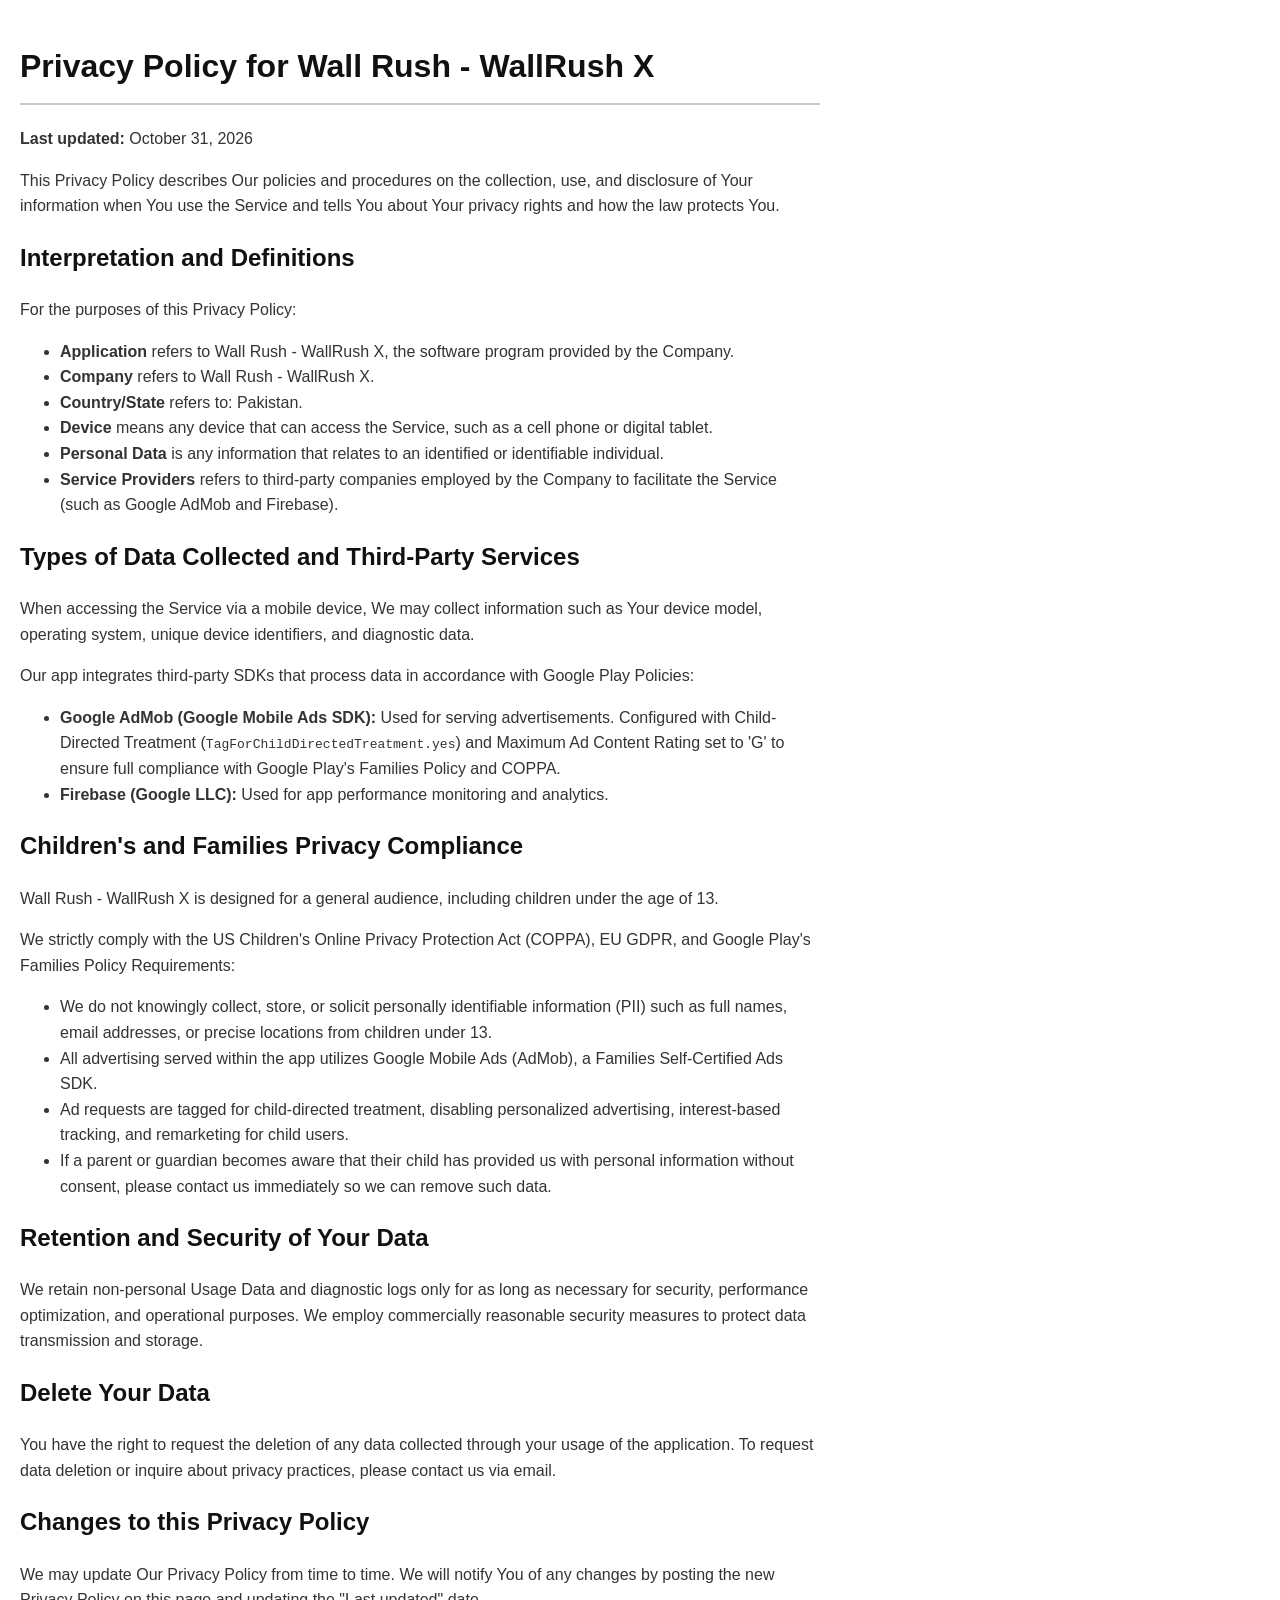
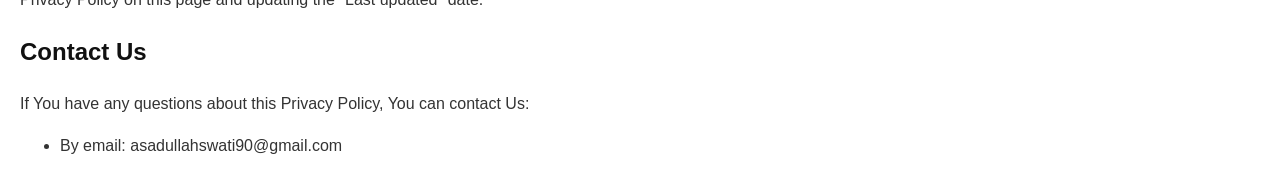
<file: wall-rush-x-privacy-policy.html>
<!DOCTYPE html>
<html lang="en">
<head>
    <meta charset="UTF-8">
    <meta name="viewport" content="width=device-width, initial-scale=1.0">
    <title>Privacy Policy - Wall Rush - WallRush X</title>
    <style>
        body { font-family: Arial, sans-serif; line-height: 1.6; margin: 0; padding: 20px; color: #333; max-width: 800px; mx-auto: auto; }
        h1, h2 { color: #111; }
        h1 { border-bottom: 2px solid #ccc; padding-bottom: 10px; }
    </style>
</head>
<body>

    <h1>Privacy Policy for Wall Rush - WallRush X</h1>
    <p><strong>Last updated:</strong> October 31, 2026</p>

    <p>This Privacy Policy describes Our policies and procedures on the collection, use, and disclosure of Your information when You use the Service and tells You about Your privacy rights and how the law protects You.</p>

    <h2>Interpretation and Definitions</h2>
    <p>For the purposes of this Privacy Policy:</p>
    <ul>
        <li><strong>Application</strong> refers to Wall Rush - WallRush X, the software program provided by the Company.</li>
        <li><strong>Company</strong> refers to Wall Rush - WallRush X.</li>
        <li><strong>Country/State</strong> refers to: Pakistan.</li>
        <li><strong>Device</strong> means any device that can access the Service, such as a cell phone or digital tablet.</li>
        <li><strong>Personal Data</strong> is any information that relates to an identified or identifiable individual.</li>
        <li><strong>Service Providers</strong> refers to third-party companies employed by the Company to facilitate the Service (such as Google AdMob and Firebase).</li>
    </ul>

    <h2>Types of Data Collected and Third-Party Services</h2>
    <p>When accessing the Service via a mobile device, We may collect information such as Your device model, operating system, unique device identifiers, and diagnostic data.</p>
    <p>Our app integrates third-party SDKs that process data in accordance with Google Play Policies:</p>
    <ul>
        <li><strong>Google AdMob (Google Mobile Ads SDK):</strong> Used for serving advertisements. Configured with Child-Directed Treatment (<code>TagForChildDirectedTreatment.yes</code>) and Maximum Ad Content Rating set to 'G' to ensure full compliance with Google Play's Families Policy and COPPA.</li>
        <li><strong>Firebase (Google LLC):</strong> Used for app performance monitoring and analytics.</li>
    </ul>

    <h2>Children's and Families Privacy Compliance</h2>
    <p>Wall Rush - WallRush X is designed for a general audience, including children under the age of 13.</p>
    <p>We strictly comply with the US Children's Online Privacy Protection Act (COPPA), EU GDPR, and Google Play's Families Policy Requirements:</p>
    <ul>
        <li>We do not knowingly collect, store, or solicit personally identifiable information (PII) such as full names, email addresses, or precise locations from children under 13.</li>
        <li>All advertising served within the app utilizes Google Mobile Ads (AdMob), a Families Self-Certified Ads SDK.</li>
        <li>Ad requests are tagged for child-directed treatment, disabling personalized advertising, interest-based tracking, and remarketing for child users.</li>
        <li>If a parent or guardian becomes aware that their child has provided us with personal information without consent, please contact us immediately so we can remove such data.</li>
    </ul>

    <h2>Retention and Security of Your Data</h2>
    <p>We retain non-personal Usage Data and diagnostic logs only for as long as necessary for security, performance optimization, and operational purposes. We employ commercially reasonable security measures to protect data transmission and storage.</p>

    <h2>Delete Your Data</h2>
    <p>You have the right to request the deletion of any data collected through your usage of the application. To request data deletion or inquire about privacy practices, please contact us via email.</p>

    <h2>Changes to this Privacy Policy</h2>
    <p>We may update Our Privacy Policy from time to time. We will notify You of any changes by posting the new Privacy Policy on this page and updating the "Last updated" date.</p>

    <h2>Contact Us</h2>
    <p>If You have any questions about this Privacy Policy, You can contact Us:</p>
    <ul>
        <li>By email: asadullahswati90@gmail.com</li>
    </ul>

</body>
</html>
</file>
<file: assets/style.css>
:root{--bg:#070b1f;--bg2:#0b1130;--card:#101842;--line:#25306a;--text:#e8ecff;--mut:#9aa6d6;--blue:#2d8cff;--purple:#8b5cf6;--grad:linear-gradient(135deg,#2d8cff,#8b5cf6);--glow:#2d8cff}
*{box-sizing:border-box;margin:0}html{scroll-behavior:smooth;scroll-padding-top:80px}
body{font:16px/1.7 "Segoe UI",Inter,system-ui,-apple-system,Roboto,sans-serif;background:var(--bg);color:var(--text);overflow-x:hidden;-webkit-font-smoothing:antialiased}
img{max-width:100%;display:block}a{color:inherit}ul,ol{padding:0;list-style:none}
.wrap{width:min(1160px,92%);margin:auto}.narrow{width:min(820px,92%)}
.skip{position:absolute;left:-999px}.skip:focus{left:8px;top:8px;background:#fff;color:#000;padding:8px;z-index:99}
:focus-visible{outline:2px solid #7db4ff;outline-offset:3px}
.g{background:var(--grad);-webkit-background-clip:text;background-clip:text;color:transparent}
h1,h2,h3,h4{line-height:1.15;font-weight:800;letter-spacing:-.01em}
h1{font-size:clamp(2.3rem,6vw,4.4rem)}h2{font-size:clamp(1.8rem,4vw,2.8rem);margin-bottom:14px}h3{font-size:1.6rem}h4{font-size:1.05rem;margin-bottom:6px}
.eyebrow{display:inline-block;font-size:.78rem;font-weight:700;letter-spacing:.18em;text-transform:uppercase;color:#8fb8ff;margin-bottom:14px;padding:5px 14px;border:1px solid rgba(45,140,255,.35);border-radius:99px;background:rgba(45,140,255,.08)}
.lead{font-size:1.15rem;color:var(--mut);max-width:60ch;margin:20px 0 28px}.small{font-size:.9rem;color:var(--mut);margin-top:14px}
.logo-c{width:var(--s,48px);height:var(--s,48px);aspect-ratio:1/1;border-radius:50%;object-fit:contain;flex:none;background:#000;box-shadow:0 0 22px rgba(45,140,255,.55)}
/* header */
.hdr{position:fixed;inset:0 0 auto;z-index:50;transition:.3s}.hdr.sc{background:rgba(7,11,31,.85);backdrop-filter:blur(14px);border-bottom:1px solid rgba(45,140,255,.2)}
.nav{display:flex;align-items:center;justify-content:space-between;height:74px}
.brand{display:flex;align-items:center;gap:12px;font-weight:800;letter-spacing:.08em;text-decoration:none}
#menu ul{display:flex;gap:4px}#menu a{display:block;padding:9px 16px;border-radius:10px;text-decoration:none;color:var(--mut);font-weight:600;transition:.2s}
#menu a:hover,#menu a.on{color:#fff;background:rgba(45,140,255,.16)}
.burger{display:none;background:rgba(255,255,255,.04);border:1px solid var(--line);border-radius:10px;width:44px;height:44px;cursor:pointer;flex-direction:column;justify-content:center;align-items:center;gap:5px}
.burger span{width:20px;height:2px;background:#fff;transition:.25s}.burger[aria-expanded=true] span:nth-child(1){transform:translateY(7px) rotate(45deg)}.burger[aria-expanded=true] span:nth-child(2){opacity:0}.burger[aria-expanded=true] span:nth-child(3){transform:translateY(-7px) rotate(-45deg)}
/* buttons */
.btn{display:inline-flex;align-items:center;justify-content:center;gap:10px;padding:14px 28px;border-radius:14px;font-weight:700;font-size:1rem;font-family:inherit;line-height:1.3;text-decoration:none;border:1px solid transparent;transition:.25s;cursor:pointer;color:#fff;background:none}
.btn.p{background:var(--grad);box-shadow:0 0 28px rgba(88,110,255,.45)}.btn.p:hover{transform:translateY(-3px);box-shadow:0 0 44px rgba(88,110,255,.8)}
.btn.ghost{border-color:var(--line);background:rgba(255,255,255,.04)}.btn.ghost:hover{border-color:var(--blue);background:rgba(45,140,255,.14);transform:translateY(-2px)}
.btn.gp{background:#000;border-color:#4a5598;padding:10px 24px 10px 18px;text-align:left;line-height:1.2}.btn.gp:hover{border-color:#7db4ff;transform:translateY(-3px);box-shadow:0 0 32px rgba(45,140,255,.5)}
.btn.gp small{display:block;font-size:.62rem;letter-spacing:.14em;font-weight:600;color:var(--mut)}.btn.gp .ico{color:#34d399;width:28px;height:28px}
.btn.soonbtn{border:1px dashed #8b5cf6;background:rgba(139,92,246,.1);color:#cdb8ff;cursor:default}
.btn.big{padding:18px 34px;font-size:1.1rem}.btn.full{width:100%;margin-top:14px}.ico{width:20px;height:20px;flex:none}
.actions{display:flex;flex-wrap:wrap;gap:14px;align-items:center}.actions.c{justify-content:center;margin-top:26px}
/* hero */
.hero,.dhero{position:relative;overflow:hidden;background:radial-gradient(ellipse at 50% -10%,#1a2a8a 0,var(--bg) 62%)}
.hero{min-height:100vh;display:grid;align-items:center;padding:120px 0 90px}
.grid-bg{position:absolute;inset:0;background-image:linear-gradient(rgba(45,140,255,.08) 1px,transparent 1px),linear-gradient(90deg,rgba(45,140,255,.08) 1px,transparent 1px);background-size:56px 56px;mask-image:radial-gradient(circle at 50% 40%,#000,transparent 75%);animation:grid 16s linear infinite}
@keyframes grid{to{background-position:56px 56px}}
.orb{position:absolute;border-radius:50%;filter:blur(90px);opacity:.5;animation:float 10s ease-in-out infinite;pointer-events:none}
.o1{width:420px;height:420px;background:#2d6bff;left:-120px;top:10%}.o2{width:380px;height:380px;background:#8b5cf6;right:-100px;bottom:0;animation-delay:-4s}.o3{width:260px;height:260px;background:#00c2ff;right:30%;top:-80px;opacity:.3;animation-delay:-7s}
@keyframes float{50%{transform:translate(30px,-34px) scale(1.08)}}
.hero-in{position:relative;display:grid;grid-template-columns:1.1fr .9fr;gap:40px;align-items:center}
.stats{display:flex;gap:30px;margin-top:40px;flex-wrap:wrap}.stats li{padding-left:16px;border-left:2px solid var(--blue)}.stats b{display:block;font-size:1.35rem}.stats span{color:var(--mut);font-size:.9rem}
.hero-art{position:relative;display:grid;place-items:center;min-height:440px}
.hero-logo{position:relative;z-index:2;animation:bob 6s ease-in-out infinite;box-shadow:0 0 90px rgba(45,140,255,.65),0 0 0 3px rgba(125,180,255,.35)}
@keyframes bob{50%{transform:translateY(-12px)}}
.ring{position:absolute;width:min(430px,86vw);aspect-ratio:1/1;border-radius:50%;border:2px dashed rgba(125,180,255,.4);animation:spin 40s linear infinite}.ring.r2{width:min(500px,98vw);border-style:dotted;border-color:rgba(139,92,246,.5);animation-direction:reverse;animation-duration:60s}
@keyframes spin{to{transform:rotate(360deg)}}
.chip{position:absolute;z-index:3;width:84px;height:84px;border-radius:22%;overflow:hidden;border:2px solid rgba(255,255,255,.2);box-shadow:0 10px 36px rgba(0,0,0,.6),0 0 28px rgba(88,110,255,.6);transition:.3s;animation:bob 5s ease-in-out infinite}
.chip img{width:100%;height:100%;object-fit:contain}.chip:hover{transform:scale(1.12)}.c1{left:2%;bottom:12%}.c2{right:2%;top:10%;animation-delay:-2.5s}.c3{right:12%;bottom:6%;animation-delay:-1.2s}
.marquee{overflow:hidden;border-block:1px solid rgba(45,140,255,.25);background:linear-gradient(90deg,rgba(45,140,255,.12),rgba(139,92,246,.12));padding:16px 0}
.track{display:flex;width:max-content;animation:mq 30s linear infinite}.track span{padding:0 34px;font-weight:700;letter-spacing:.16em;text-transform:uppercase;font-size:.85rem;color:#b9c8ff;position:relative}.track span:after{content:"\25C6";position:absolute;right:-6px;color:var(--purple)}
@keyframes mq{to{transform:translateX(-50%)}}
/* sections */
.sec{padding:110px 0;position:relative}.alt{background:linear-gradient(180deg,var(--bg2),var(--bg));border-block:1px solid rgba(45,140,255,.12)}
.sh{text-align:center;max-width:680px;margin:0 auto 56px}.sh p{color:var(--mut)}
.reveal{opacity:0;transform:translateY(32px);transition:opacity .8s,transform .8s}.reveal.in{opacity:1;transform:none}
/* app cards */
.apps{display:grid;gap:36px}
.app{display:grid;grid-template-columns:340px 1fr;gap:44px;align-items:center;padding:36px;border-radius:28px;border:1px solid var(--line);background:linear-gradient(135deg,rgba(16,24,66,.95),rgba(10,15,44,.95));position:relative;overflow:hidden;transition:transform .3s,border-color .3s,box-shadow .3s}
.app:before{content:"";position:absolute;inset:0;background:radial-gradient(circle at 12% 30%,color-mix(in srgb,var(--glow) 28%,transparent),transparent 55%);pointer-events:none}
.app:hover{border-color:var(--glow);box-shadow:0 24px 70px rgba(0,0,0,.5),0 0 50px color-mix(in srgb,var(--glow) 25%,transparent)}
.app-art{position:relative;display:grid;place-items:center}.app-glow{position:absolute;width:80%;aspect-ratio:1/1;border-radius:50%;background:var(--glow);filter:blur(70px);opacity:.45}
.app-logo{position:relative;width:min(260px,70vw);height:auto;aspect-ratio:1/1;object-fit:contain;border-radius:22%;border:2px solid rgba(255,255,255,.14);box-shadow:0 18px 50px rgba(0,0,0,.6);transition:transform .4s}.app-logo.sm{width:112px;margin:0 auto 14px}.app:hover .app-logo{transform:scale(1.05) rotate(-2deg)}
.app-body{position:relative}.app-body h3{font-size:clamp(2rem,4vw,2.8rem);margin:4px 0 12px}.app-body>p:not(.cat){color:var(--mut);margin-bottom:24px;max-width:56ch}
.cat{color:#8fb8ff;font-weight:700;letter-spacing:.08em;text-transform:uppercase;font-size:.82rem}
.pill{display:inline-flex;align-items:center;gap:8px;font-size:.8rem;font-weight:700;padding:5px 14px;border-radius:99px;margin-bottom:12px}.pill i{width:8px;height:8px;border-radius:50%;background:currentColor;animation:blink 1.6s infinite}
.pill.live{color:#4ade80;background:rgba(74,222,128,.1);border:1px solid rgba(74,222,128,.35)}.pill.soon{color:#c4a8ff;background:rgba(139,92,246,.14);border:1px solid rgba(139,92,246,.45)}
@keyframes blink{50%{opacity:.3}}
.tlink{display:inline-block;margin-top:20px;color:#8fb8ff;font-weight:600;text-decoration:none}.tlink:hover{text-decoration:underline}
/* about */
.about{display:grid;grid-template-columns:.8fr 1.2fr;gap:70px;align-items:center}.about-art{position:relative;display:grid;place-items:center;min-height:380px}.about-art .logo-c{position:relative}
.about-copy>p{color:var(--mut);font-size:1.1rem;margin-bottom:28px}
.focus{display:grid;grid-template-columns:1fr 1fr;gap:16px}.focus div{padding:20px;border-radius:16px;border:1px solid var(--line);background:rgba(16,24,66,.6);transition:.25s}.focus div:hover{border-color:var(--blue);transform:translateY(-4px)}.focus .wide{grid-column:1/-1}.focus p{color:var(--mut);font-size:.93rem}
/* contact */
.contact{position:relative;overflow:hidden;text-align:center;padding:70px 28px;border-radius:32px;border:1px solid var(--line);background:linear-gradient(135deg,#101a52,#1b1260)}.contact>*{position:relative}.contact p{color:#c0c9f5;max-width:56ch;margin:auto}
.bigmail{display:inline-block;margin-top:26px;font-size:clamp(1.15rem,3.6vw,2rem);font-weight:800;text-decoration:none;word-break:break-all;background:var(--grad);-webkit-background-clip:text;background-clip:text;color:transparent}
.mail{color:#8fb8ff;font-weight:600;word-break:break-all}
/* detail pages */
.dhero{padding:130px 0 80px}.dhero-in{position:relative}.crumbs{font-size:.9rem;color:var(--mut);margin-bottom:34px}.crumbs a{text-decoration:none;color:#8fb8ff}
.dgrid{display:grid;grid-template-columns:300px 1fr;gap:56px;align-items:center}.dgrid h1{margin:10px 0 0}.tags{display:flex;gap:14px;align-items:center;flex-wrap:wrap}.tags .pill{margin:0}
.two{display:grid;grid-template-columns:1fr 360px;gap:50px;align-items:start}.main-col>div{margin-bottom:60px}.main-col p{color:var(--mut);font-size:1.05rem}
.fgrid{display:grid;grid-template-columns:1fr 1fr;gap:16px;margin-top:22px}.fgrid div{padding:22px;border-radius:16px;border:1px solid var(--line);background:rgba(16,24,66,.6);transition:.25s}.fgrid div:hover{border-color:var(--blue);transform:translateY(-4px)}.fgrid p{font-size:.95rem}
.steps{counter-reset:s;display:grid;gap:14px;margin-top:20px}.steps li{counter-increment:s;position:relative;padding:18px 20px 18px 74px;border-radius:16px;border:1px solid var(--line);background:rgba(16,24,66,.55);color:var(--mut)}.steps li:before{content:counter(s);position:absolute;left:18px;top:50%;transform:translateY(-50%);width:40px;height:40px;border-radius:50%;background:var(--grad);color:#fff;font-weight:800;display:grid;place-items:center}.steps b{color:#fff}
.notice{padding:32px;border-radius:20px;border:1px dashed var(--purple);background:rgba(139,92,246,.08)}
.side{position:sticky;top:96px;display:grid;gap:20px}.card{padding:26px;border-radius:20px;border:1px solid var(--line);background:linear-gradient(160deg,rgba(16,24,66,.95),rgba(10,15,44,.95))}.card h3{font-size:1.15rem;margin-bottom:12px}.card p{color:var(--mut);font-size:.95rem}
dl div{display:flex;justify-content:space-between;gap:16px;padding:10px 0;border-bottom:1px solid rgba(37,48,106,.7);font-size:.93rem}dt{color:var(--mut)}dd{font-weight:600;text-align:right}.card .btn.gp{margin-top:18px;width:100%}
.del{padding-bottom:100px}.delbox{text-align:center;padding:12px 0 46px}.delbox .lead{margin-inline:auto}.delbox h1{font-size:clamp(2rem,5vw,3.2rem)}.card h2{font-size:1.5rem}.note{margin:22px 0;padding:14px 18px;border-left:3px solid var(--purple);background:rgba(139,92,246,.1);border-radius:8px;color:#d6c9ff!important}
/* footer */
.ftr{padding:70px 0 30px;border-top:1px solid rgba(45,140,255,.25);background:linear-gradient(180deg,var(--bg),#04061a)}.fg{display:grid;grid-template-columns:1.6fr 1fr 1fr 1fr;gap:40px}
.fb p{color:var(--mut);margin:14px 0 8px;max-width:34ch}.ftr h4{margin-bottom:14px;color:#8fb8ff;text-transform:uppercase;letter-spacing:.12em;font-size:.8rem}.ftr li{margin-bottom:8px}.ftr li a{color:var(--mut);text-decoration:none}.ftr li a:hover{color:#fff}
.copy{margin-top:46px;padding-top:22px;border-top:1px solid rgba(37,48,106,.7);color:var(--mut);font-size:.9rem;text-align:center}
@media(max-width:940px){.hero-in,.about,.dgrid,.two{grid-template-columns:1fr}.hero-copy{text-align:center}.hero-copy .actions,.stats{justify-content:center}.lead{margin-inline:auto}.hero-art{min-height:420px;order:-1}.hero{padding-top:100px}
.app{grid-template-columns:1fr;text-align:center;padding:28px 22px}.app-body>p:not(.cat){margin-inline:auto}.actions{justify-content:center}.dgrid{text-align:center}.tags{justify-content:center}.side{position:static}.fg{grid-template-columns:1fr 1fr}.about-art{min-height:340px}}
@media(max-width:820px){.burger{display:flex}#menu{position:absolute;left:0;right:0;top:74px;background:rgba(7,11,31,.97);border-bottom:1px solid var(--line);display:none;padding:10px 4%}#menu.open{display:block}#menu ul{flex-direction:column}#menu a{padding:14px}.hdr{background:rgba(7,11,31,.9);backdrop-filter:blur(12px)}}
@media(max-width:560px){.sec{padding:76px 0}.focus,.fgrid,.fg{grid-template-columns:1fr}.chip{width:64px;height:64px}.btn{width:100%}.actions .btn{width:100%}.brand span{font-size:.9rem}.steps li{padding-left:66px}}
@media(prefers-reduced-motion:reduce){*,*:before{animation:none!important;transition:none!important}.reveal{opacity:1;transform:none}html{scroll-behavior:auto}}
</file>
